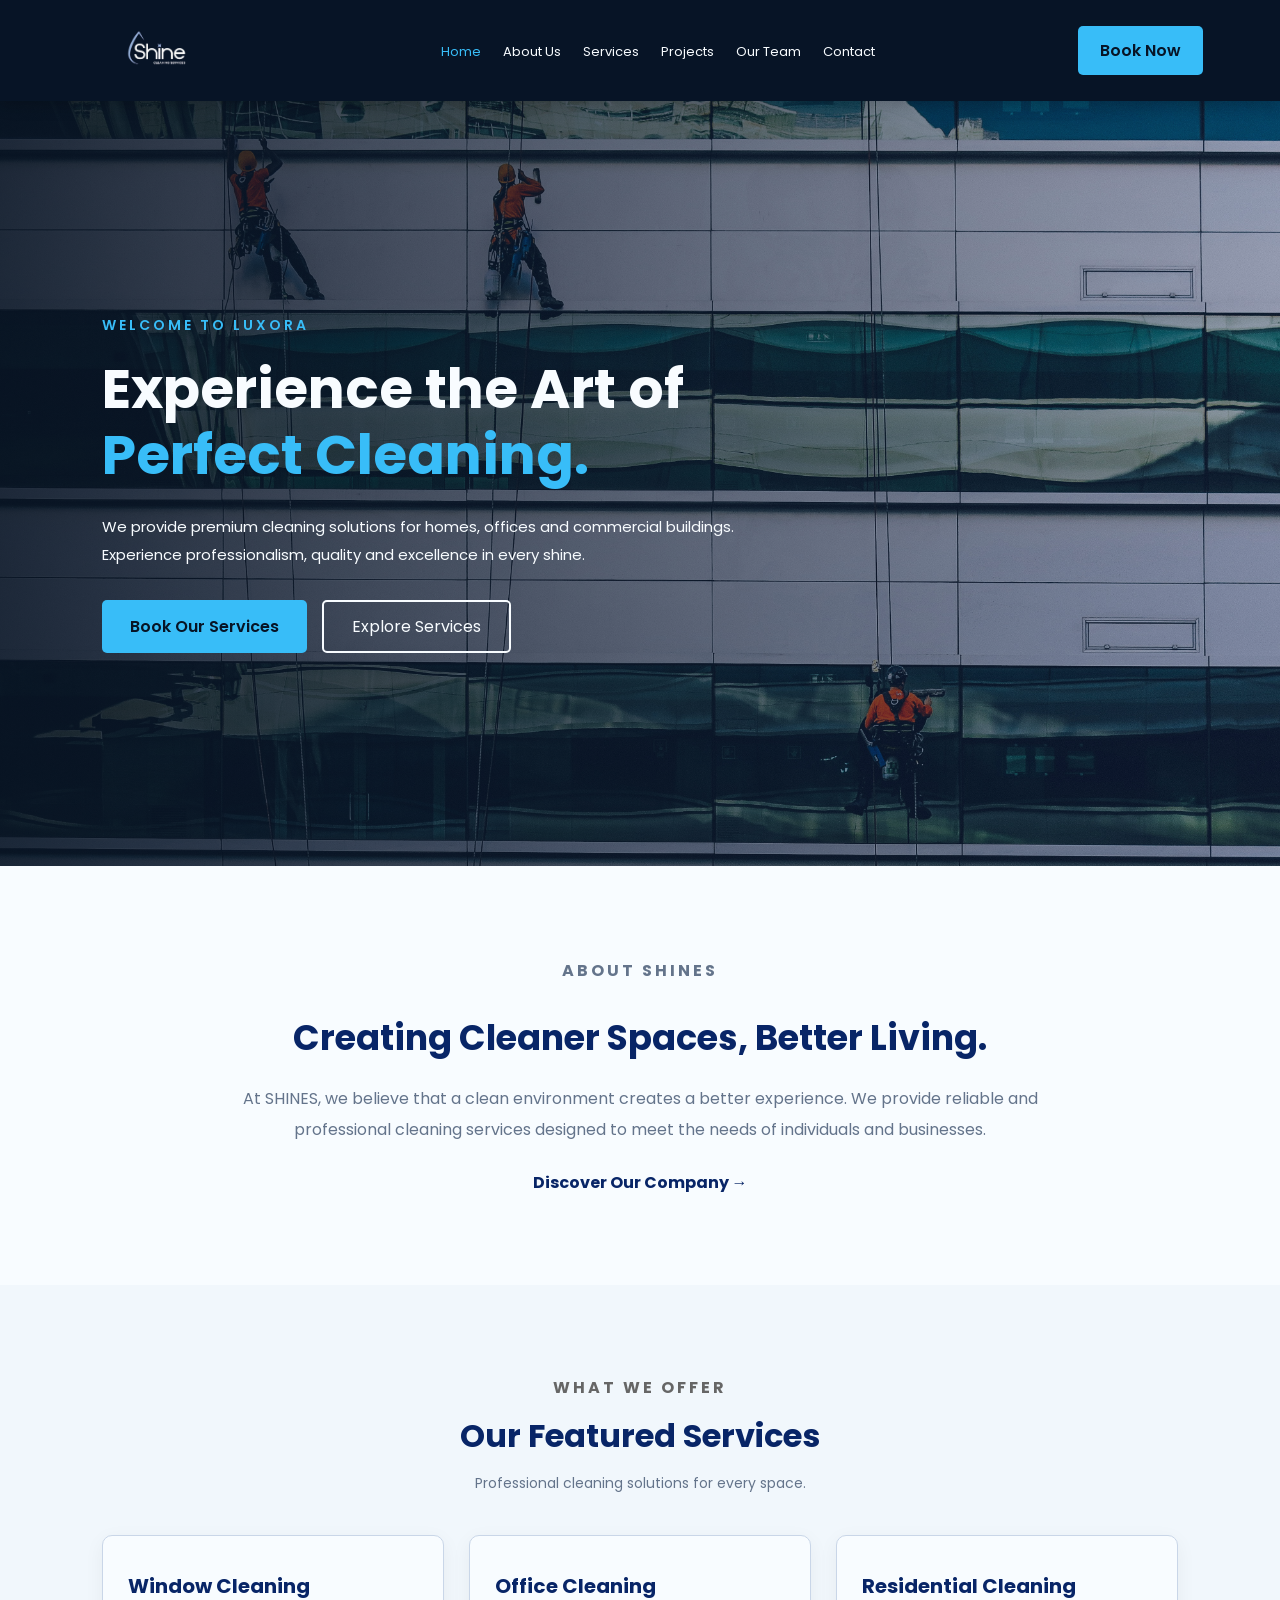
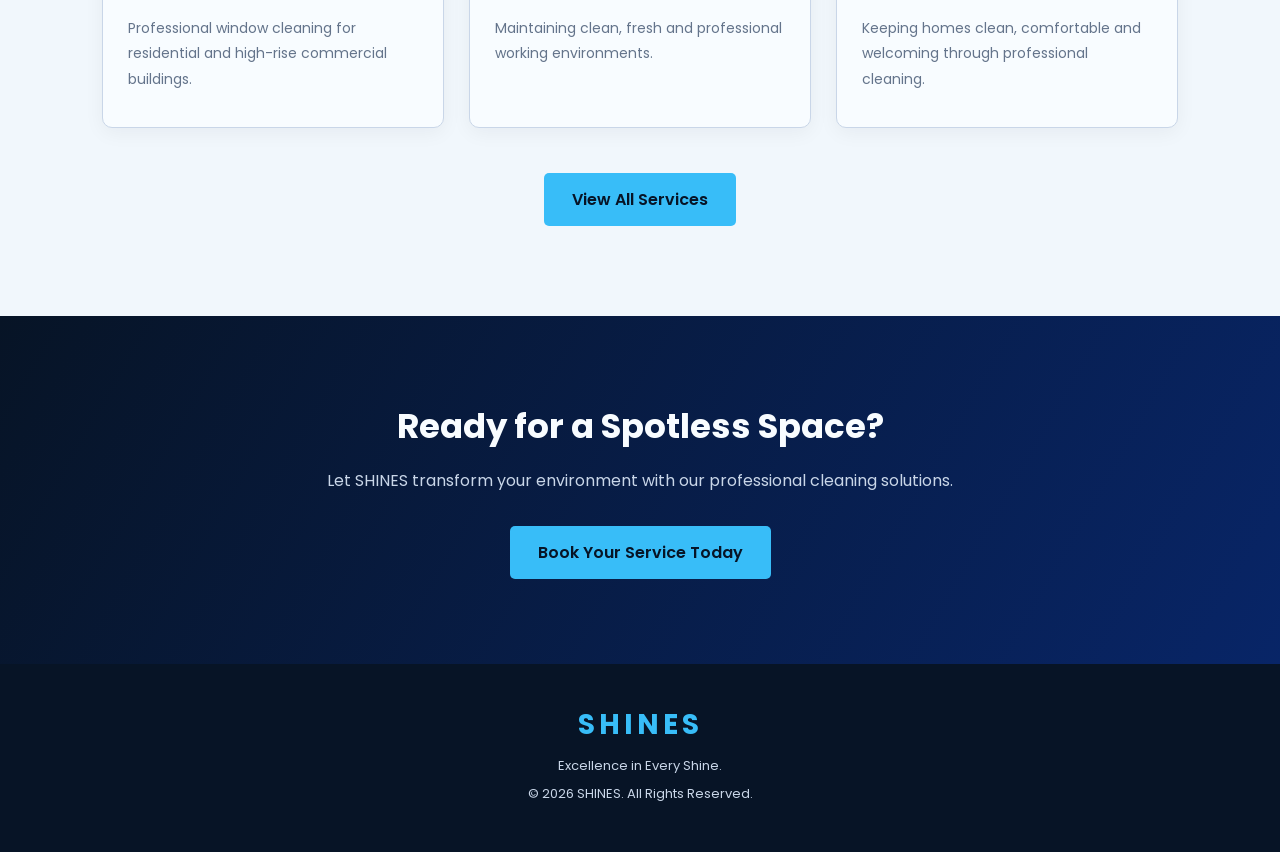
<file: index.html>
<!doctype html>
<html lang="en">
  <head>
    <meta charset="UTF-8" />
    <meta name="viewport" content="width=device-width, initial-scale=1.0" />

    <title>SHINES | Premium Cleaning Solutions</title>

    <link
      href="https://fonts.googleapis.com/css2?family=Poppins:wght@300;400;500;600;700;800&display=swap"
      rel="stylesheet"
    />

    <link rel="stylesheet" href="css/style.css" />
  </head>

  <body>
    <nav class="navbar">
      <a href="index.html" class="logo">
        <img src="images/logo/shine.png" alt="SHINES Logo" />
      </a>

      <ul class="nav-links">
        <li><a href="index.html" class="active">Home</a></li>
        <li><a href="about.html">About Us</a></li>
        <li><a href="services.html">Services</a></li>
        <li><a href="projects.html">Projects</a></li>
        <li><a href="team.html">Our Team</a></li>
        <li><a href="contact.html">Contact</a></li>
      </ul>

      <a href="booking.html" class="book-btn">Book Now</a>
    </nav>

    <section class="hero">
      <div class="hero-content">
        <p class="subtitle">WELCOME TO LUXORA</p>

        <h1>
          Experience the Art of
          <span>Perfect Cleaning.</span>
        </h1>

        <p>
          We provide premium cleaning solutions for homes, offices and
          commercial buildings. Experience professionalism, quality and
          excellence in every shine.
        </p>

        <div class="hero-buttons">
          <a href="booking.html" class="primary-btn"> Book Our Services </a>

          <a href="services.html" class="secondary-btn"> Explore Services </a>
        </div>
      </div>
    </section>

    <section class="welcome-section">
      <div class="welcome-content">
        <p class="small-title">ABOUT SHINES</p>

        <h2>Creating Cleaner Spaces, Better Living.</h2>

        <p>
          At SHINES, we believe that a clean environment creates a better
          experience. We provide reliable and professional cleaning services
          designed to meet the needs of individuals and businesses.
        </p>

        <a href="about.html" class="text-link"> Discover Our Company → </a>
      </div>
    </section>

    <section class="home-services">
      <div class="section-heading">
        <p>WHAT WE OFFER</p>

        <h2>Our Featured Services</h2>

        <span> Professional cleaning solutions for every space. </span>
      </div>

      <div class="home-services-container">
        <div class="home-service-card">
          <h3>Window Cleaning</h3>

          <p>
            Professional window cleaning for residential and high-rise
            commercial buildings.
          </p>
        </div>

        <div class="home-service-card">
          <h3>Office Cleaning</h3>

          <p>Maintaining clean, fresh and professional working environments.</p>
        </div>

        <div class="home-service-card">
          <h3>Residential Cleaning</h3>

          <p>
            Keeping homes clean, comfortable and welcoming through professional
            cleaning.
          </p>
        </div>
      </div>

      <div class="services-button">
        <a href="services.html" class="primary-btn"> View All Services </a>
      </div>
    </section>

    <section class="home-cta">
      <h2>Ready for a Spotless Space?</h2>

      <p>
        Let SHINES transform your environment with our professional cleaning
        solutions.
      </p>

      <a href="booking.html" class="primary-btn"> Book Your Service Today </a>
    </section>

    <footer class="luxora-footer">
      <h2>SHINES</h2>

      <p>Excellence in Every Shine.</p>

      <p>&copy; 2026 SHINES. All Rights Reserved.</p>
    </footer>

    <script src="js/script.js"></script>
  </body>
</html>
</file>
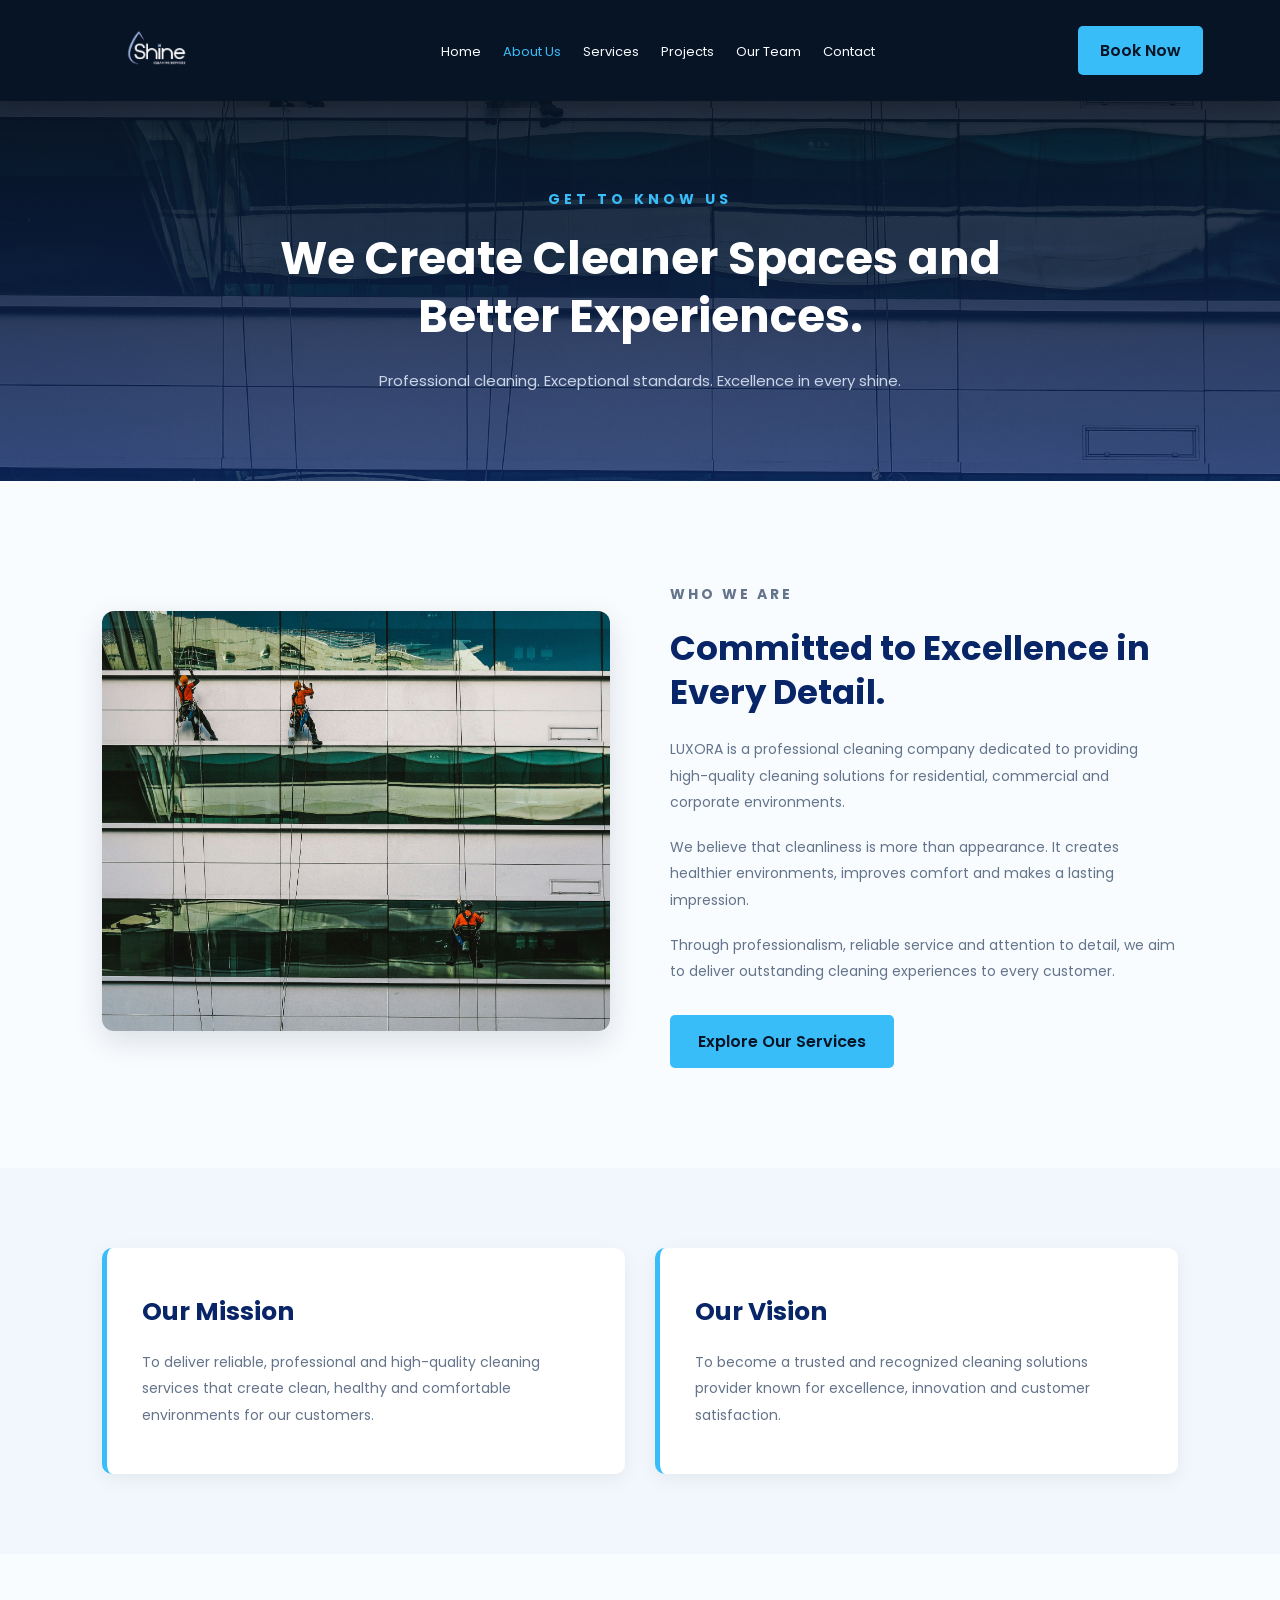
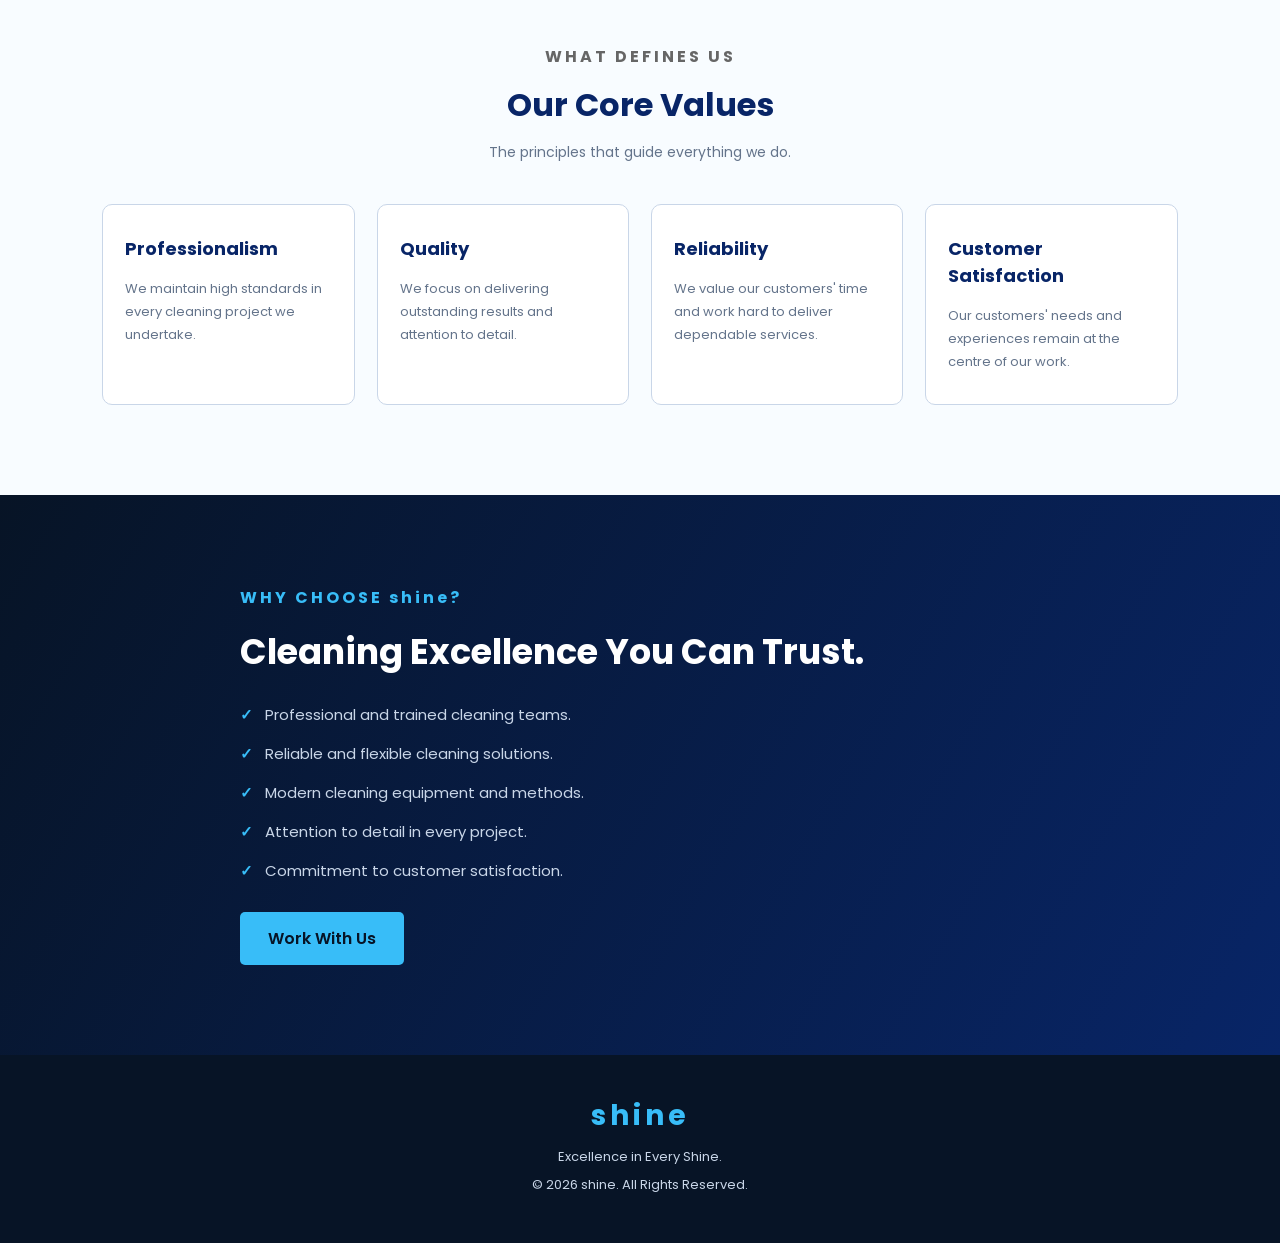
<file: about.html>
<!doctype html>
<html lang="en">
  <head>
    <meta charset="UTF-8" />
    <meta name="viewport" content="width=device-width, initial-scale=1.0" />

    <title>About Us | shine</title>

    <link
      href="https://fonts.googleapis.com/css2?family=Poppins:wght@300;400;500;600;700;800&display=swap"
      rel="stylesheet"
    />

    <link rel="stylesheet" href="css/style.css" />
  </head>

  <body>
    <nav class="navbar">
      <a href="index.html" class="logo">
        <img src="images/logo/shine.png" alt="SHINES Logo" />
      </a>

      <ul class="nav-links">
        <li><a href="index.html">Home</a></li>
        <li><a href="about.html" class="active">About Us</a></li>
        <li><a href="services.html">Services</a></li>
        <li><a href="projects.html">Projects</a></li>
        <li><a href="team.html">Our Team</a></li>
        <li><a href="contact.html">Contact</a></li>
      </ul>

      <a href="booking.html" class="book-btn">Book Now</a>
    </nav>

    <section class="about-hero">
      <div class="about-hero-content">
        <p>GET TO KNOW US</p>

        <h1>We Create Cleaner Spaces and Better Experiences.</h1>

        <span>
          Professional cleaning. Exceptional standards. Excellence in every
          shine.
        </span>
      </div>
    </section>

    <section class="who-we-are">
      <div class="about-image">
        <img src="images/window.jpg" alt="shine Professional Cleaning" />
      </div>

      <div class="about-text">
        <p class="about-label">WHO WE ARE</p>

        <h2>Committed to Excellence in Every Detail.</h2>

        <p>
          LUXORA is a professional cleaning company dedicated to providing
          high-quality cleaning solutions for residential, commercial and
          corporate environments.
        </p>

        <p>
          We believe that cleanliness is more than appearance. It creates
          healthier environments, improves comfort and makes a lasting
          impression.
        </p>

        <p>
          Through professionalism, reliable service and attention to detail, we
          aim to deliver outstanding cleaning experiences to every customer.
        </p>

        <a href="services.html" class="primary-btn"> Explore Our Services </a>
      </div>
    </section>

    <section class="mission-vision">
      <div class="mission-card">
        <h2>Our Mission</h2>

        <p>
          To deliver reliable, professional and high-quality cleaning services
          that create clean, healthy and comfortable environments for our
          customers.
        </p>
      </div>

      <div class="mission-card">
        <h2>Our Vision</h2>

        <p>
          To become a trusted and recognized cleaning solutions provider known
          for excellence, innovation and customer satisfaction.
        </p>
      </div>
    </section>

    <section class="our-values">
      <div class="section-heading">
        <p>WHAT DEFINES US</p>

        <h2>Our Core Values</h2>

        <span> The principles that guide everything we do. </span>
      </div>

      <div class="values-container">
        <div class="value-card">
          <h3>Professionalism</h3>
          <p>
            We maintain high standards in every cleaning project we undertake.
          </p>
        </div>

        <div class="value-card">
          <h3>Quality</h3>
          <p>
            We focus on delivering outstanding results and attention to detail.
          </p>
        </div>

        <div class="value-card">
          <h3>Reliability</h3>
          <p>
            We value our customers' time and work hard to deliver dependable
            services.
          </p>
        </div>

        <div class="value-card">
          <h3>Customer Satisfaction</h3>
          <p>
            Our customers' needs and experiences remain at the centre of our
            work.
          </p>
        </div>
      </div>
    </section>

    <section class="why-choose-us">
      <div class="why-content">
        <p>WHY CHOOSE shine?</p>

        <h2>Cleaning Excellence You Can Trust.</h2>

        <ul>
          <li>Professional and trained cleaning teams.</li>

          <li>Reliable and flexible cleaning solutions.</li>

          <li>Modern cleaning equipment and methods.</li>

          <li>Attention to detail in every project.</li>

          <li>Commitment to customer satisfaction.</li>
        </ul>

        <a href="booking.html" class="primary-btn"> Work With Us </a>
      </div>
    </section>

    <footer class="luxora-footer">
      <h2>shine</h2>

      <p>Excellence in Every Shine.</p>

      <p>&copy; 2026 shine. All Rights Reserved.</p>
    </footer>

    <script src="js/script.js"></script>
  </body>
</html>
</file>
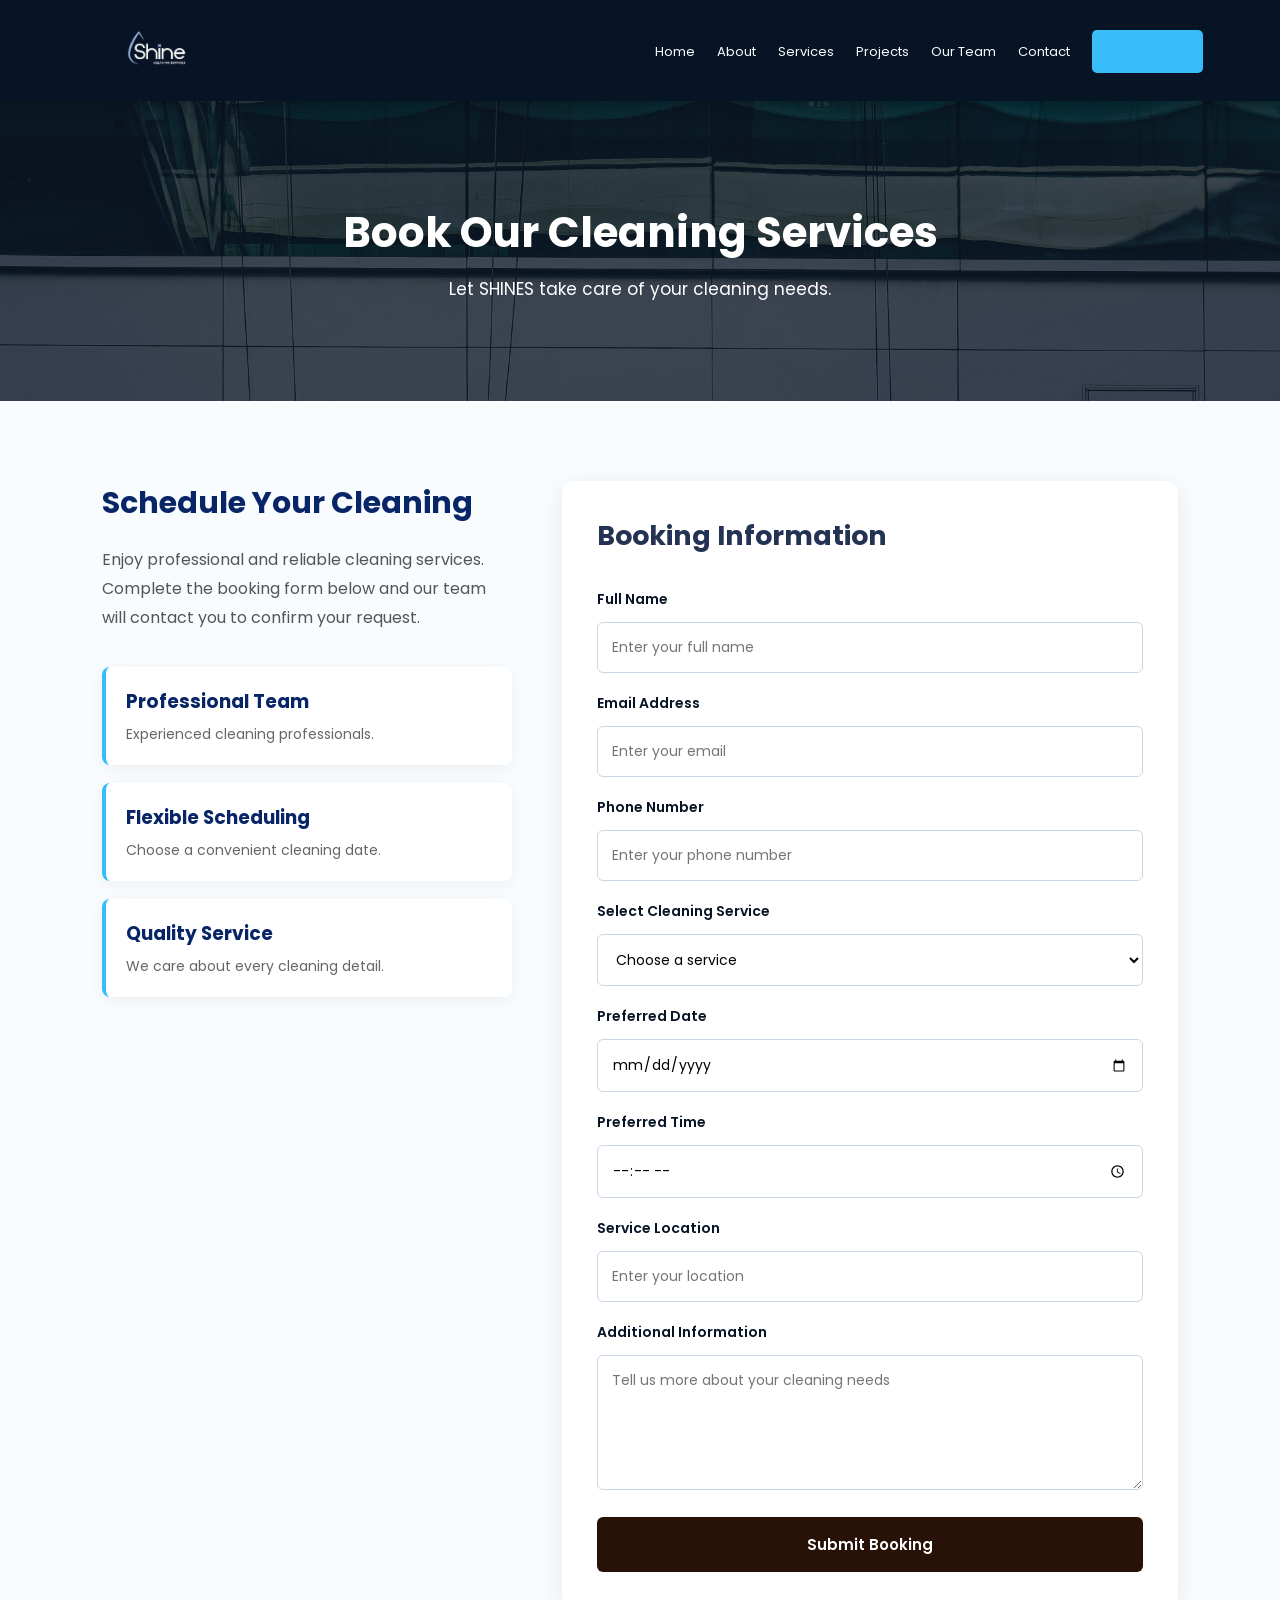
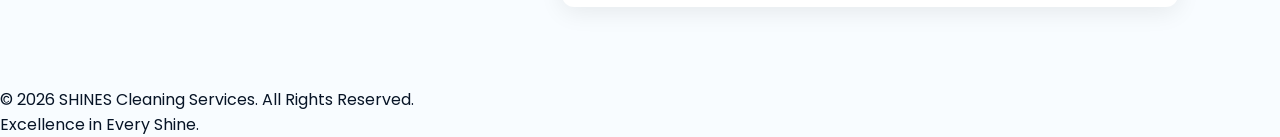
<file: booking.html>
<!doctype html>
<html lang="en">
  <head>
    <meta charset="UTF-8" />
    <meta name="viewport" content="width=device-width, initial-scale=1.0" />
    <title>Book Now | SHINES</title>

    <link rel="stylesheet" href="css/style.css" />

    <link
      href="https://fonts.googleapis.com/css2?family=Poppins:wght@400;500;600;700&display=swap"
      rel="stylesheet"
    />
  </head>

  <body>
    <header>
      <nav class="navbar">
        <a href="index.html" class="logo">
          <img src="images/logo/shine.png" alt="SHINES Logo" />
        </a>

        <ul class="nav-links">
          <li><a href="index.html">Home</a></li>
          <li><a href="about.html">About</a></li>
          <li><a href="services.html">Services</a></li>
          <li><a href="projects.html">Projects</a></li>
          <li><a href="team.html">Our Team</a></li>
          <li><a href="contact.html">Contact</a></li>
          <li><a href="booking.html" class="book-btn active">Book Now</a></li>
        </ul>
      </nav>
    </header>

    <section class="booking-hero">
      <h1>Book Our Cleaning Services</h1>

      <p>Let SHINES take care of your cleaning needs.</p>
    </section>

    <section class="booking-section">
      <div class="booking-intro">
        <h2>Schedule Your Cleaning</h2>

        <p>
          Enjoy professional and reliable cleaning services. Complete the
          booking form below and our team will contact you to confirm your
          request.
        </p>

        <div class="booking-benefits">
          <div>
            <h3>Professional Team</h3>
            <p>Experienced cleaning professionals.</p>
          </div>

          <div>
            <h3>Flexible Scheduling</h3>
            <p>Choose a convenient cleaning date.</p>
          </div>

          <div>
            <h3>Quality Service</h3>
            <p>We care about every cleaning detail.</p>
          </div>
        </div>
      </div>

      <div class="booking-form">
        <h2>Booking Information</h2>

        <form>
          <label>Full Name</label>
          <input type="text" placeholder="Enter your full name" required />

          <label>Email Address</label>
          <input type="email" placeholder="Enter your email" required />

          <label>Phone Number</label>
          <input type="tel" placeholder="Enter your phone number" required />

          <label>Select Cleaning Service</label>

          <select required>
            <option value="">Choose a service</option>
            <option>Residential Cleaning</option>
            <option>Office Cleaning</option>
            <option>Commercial Cleaning</option>
            <option>Window Cleaning</option>
            <option>Carpet Cleaning</option>
            <option>Deep Cleaning</option>
            <option>Floor Cleaning</option>
            <option>Post-Construction Cleaning</option>
            <option>Upholstery Cleaning</option>
            <option>Pressure Washing</option>
            <option>Move-In / Move-Out Cleaning</option>
            <option>Disinfection Services</option>
          </select>

          <label>Preferred Date</label>
          <input type="date" required />

          <label>Preferred Time</label>
          <input type="time" required />

          <label>Service Location</label>
          <input type="text" placeholder="Enter your location" required />

          <label>Additional Information</label>
          <textarea
            rows="5"
            placeholder="Tell us more about your cleaning needs"
          ></textarea>

          <button type="submit">Submit Booking</button>
        </form>
      </div>
    </section>

    <footer>
      <p>&copy; 2026 SHINES Cleaning Services. All Rights Reserved.</p>

      <p>Excellence in Every Shine.</p>
    </footer>
    <script src="js/script.js"></script>
  </body>
</html>
</file>
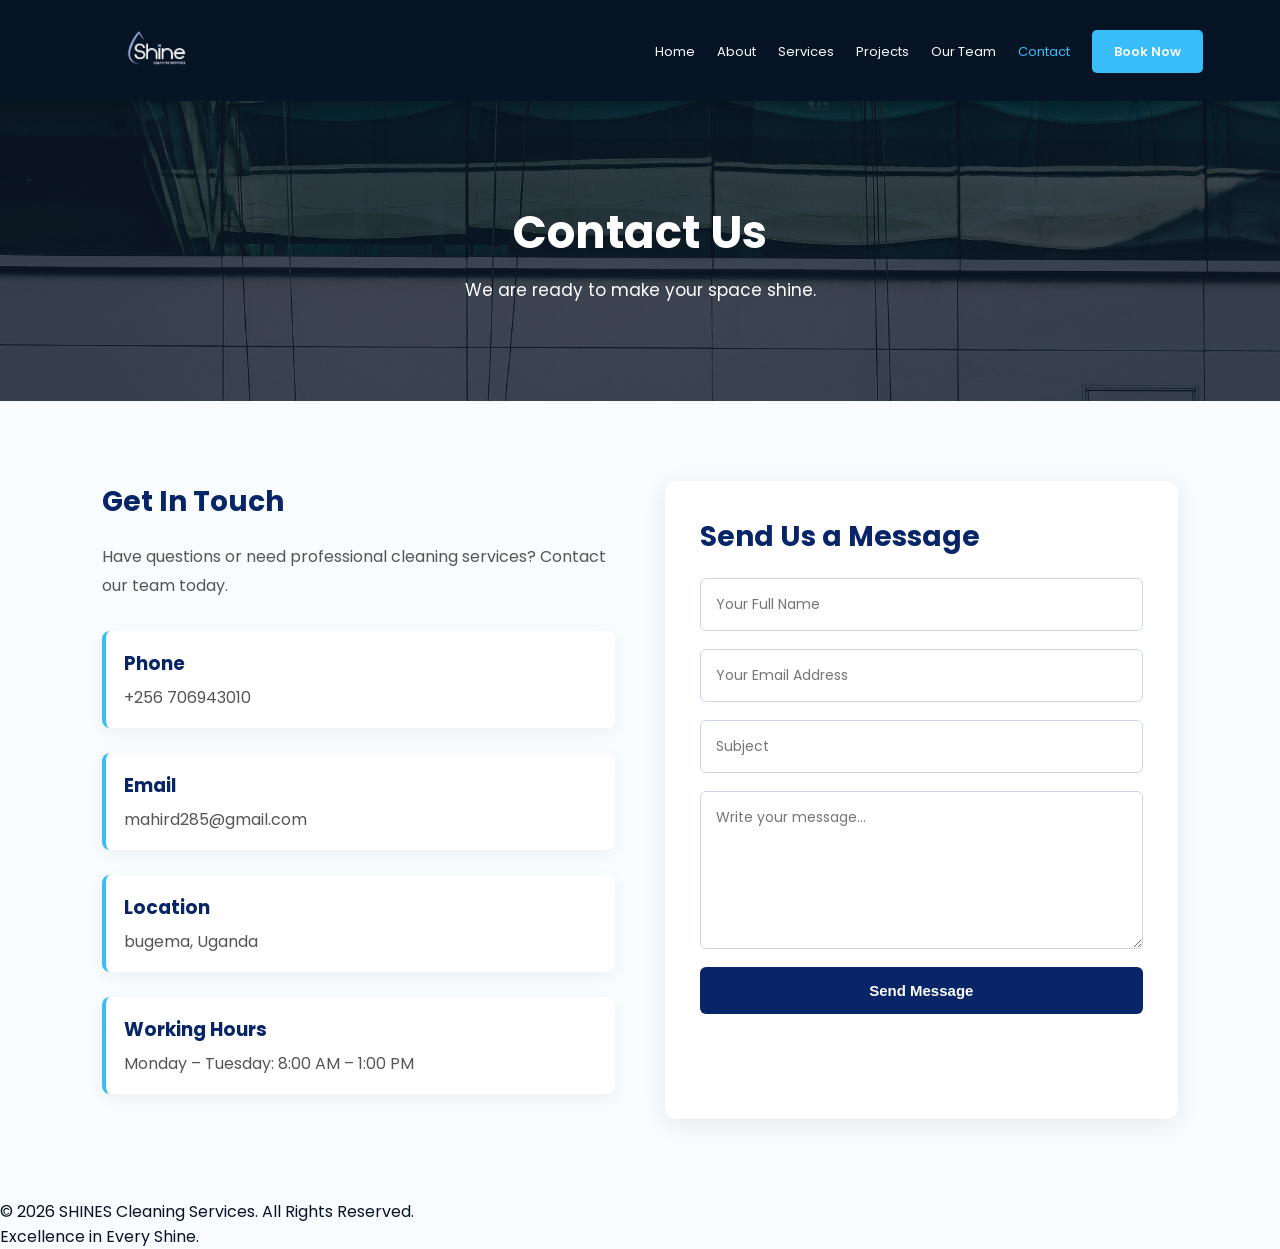
<file: contact.html>
<!doctype html>
<html lang="en">
  <head>
    <meta charset="UTF-8" />
    <meta name="viewport" content="width=device-width, initial-scale=1.0" />
    <title>Contact Us | SHINES</title>
    <link rel="stylesheet" href="css/style.css" />
    <link
      href="https://fonts.googleapis.com/css2?family=Poppins:wght@400;500;600;700&display=swap"
      rel="stylesheet"
    />
  </head>

  <body>
    <header>
      <nav class="navbar">
        <a href="index.html" class="logo">
          <img src="images/logo/shine.png" alt="SHINES Logo" />
        </a>

        <ul class="nav-links">
          <li><a href="index.html">Home</a></li>
          <li><a href="about.html">About</a></li>
          <li><a href="services.html">Services</a></li>
          <li><a href="projects.html">Projects</a></li>
          <li><a href="team.html">Our Team</a></li>
          <li><a href="contact.html" class="active">Contact</a></li>
          <li><a href="booking.html" class="book-btn">Book Now</a></li>
        </ul>
      </nav>
    </header>

    <section class="contact-hero">
      <h1>Contact Us</h1>
      <p>We are ready to make your space shine.</p>
    </section>

    <section class="contact-section">
      <div class="contact-info">
        <h2>Get In Touch</h2>
        <p>
          Have questions or need professional cleaning services? Contact our
          team today.
        </p>

        <div class="contact-item">
          <h3>Phone</h3>
          <p>+256 706943010</p>
        </div>

        <div class="contact-item">
          <h3>Email</h3>
          <p>mahird285@gmail.com</p>
        </div>

        <div class="contact-item">
          <h3>Location</h3>
          <p>bugema, Uganda</p>
        </div>

        <div class="contact-item">
          <h3>Working Hours</h3>
          <p>Monday – Tuesday: 8:00 AM – 1:00 PM</p>
        </div>
      </div>

      <div class="contact-form">
        <h2>Send Us a Message</h2>

        <form>
          <input type="text" placeholder="Your Full Name" required />

          <input type="email" placeholder="Your Email Address" required />

          <input type="text" placeholder="Subject" required />

          <textarea
            placeholder="Write your message..."
            rows="6"
            required
          ></textarea>

          <button type="submit">Send Message</button>
        </form>
      </div>
    </section>

    <footer>
      <p>&copy; 2026 SHINES Cleaning Services. All Rights Reserved.</p>
      <p>Excellence in Every Shine.</p>
    </footer>
    <script src="js/script.js"></script>
  </body>
</html>
</file>
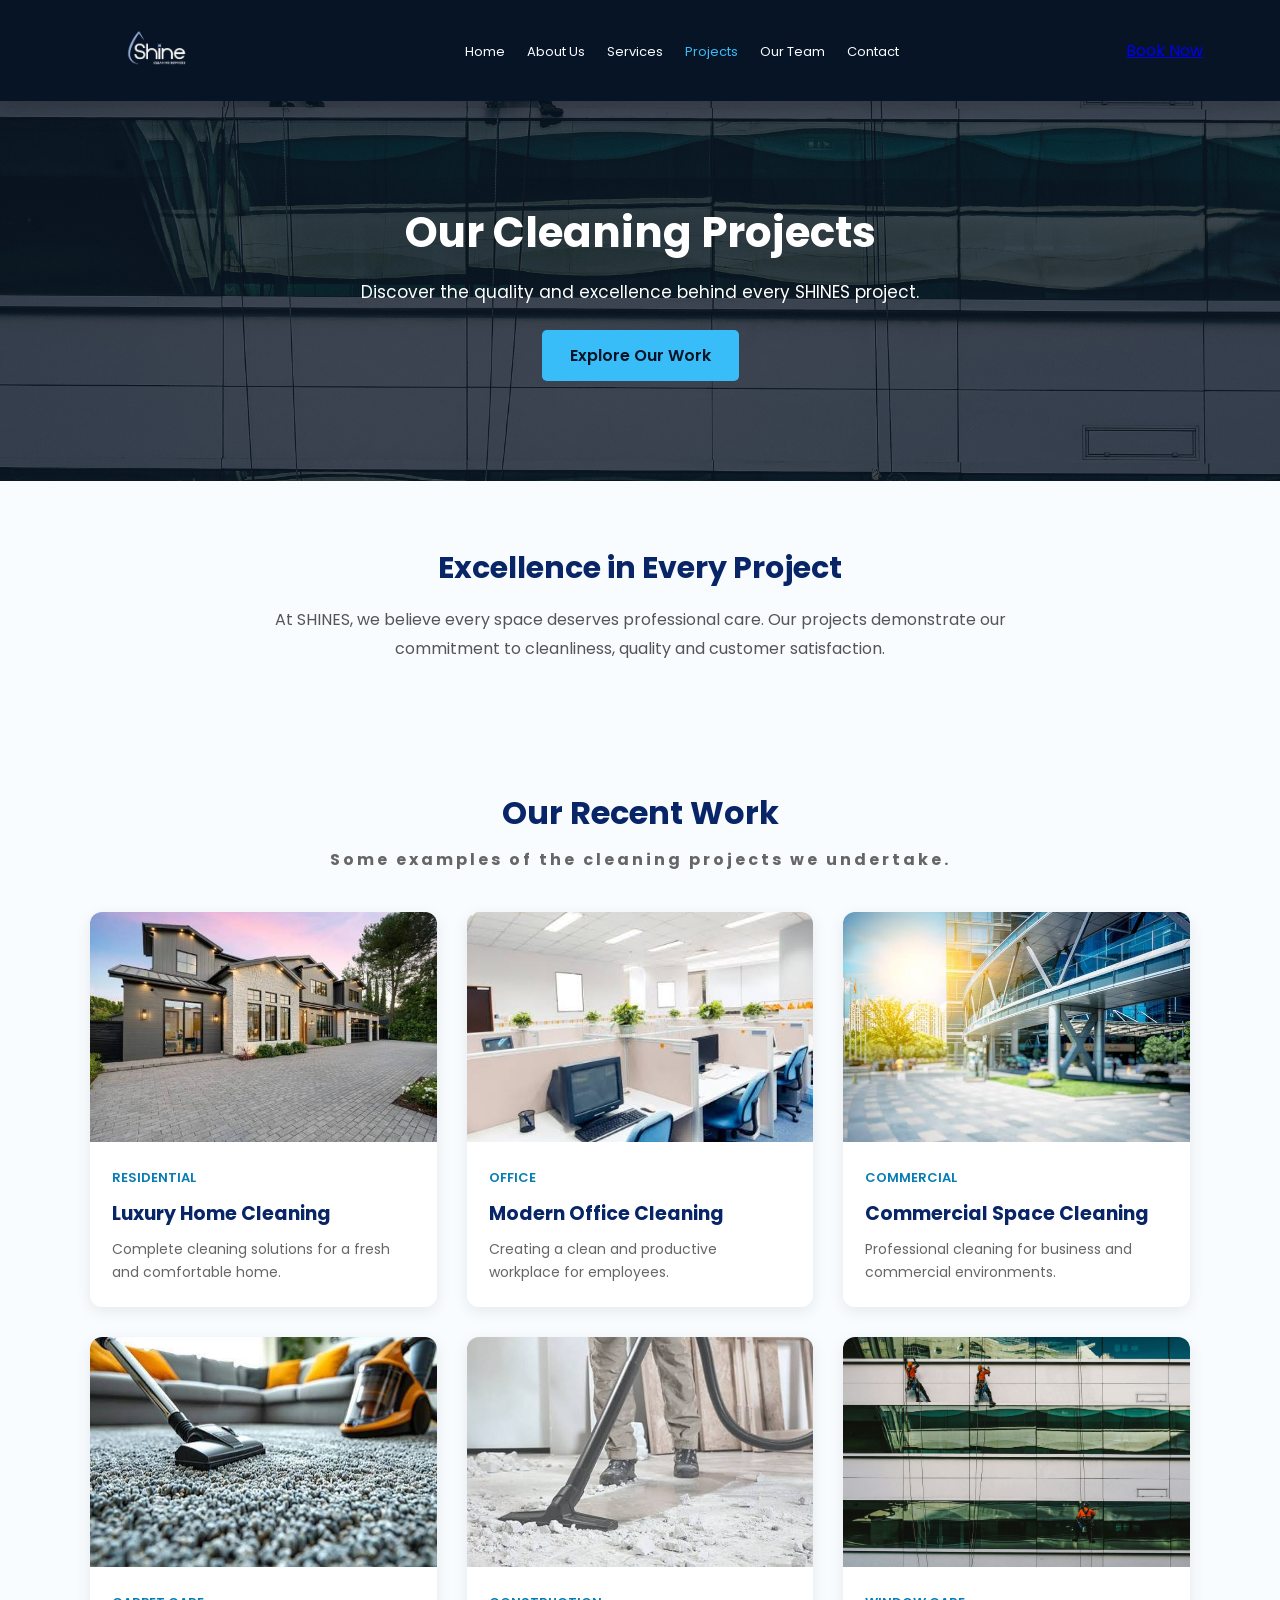
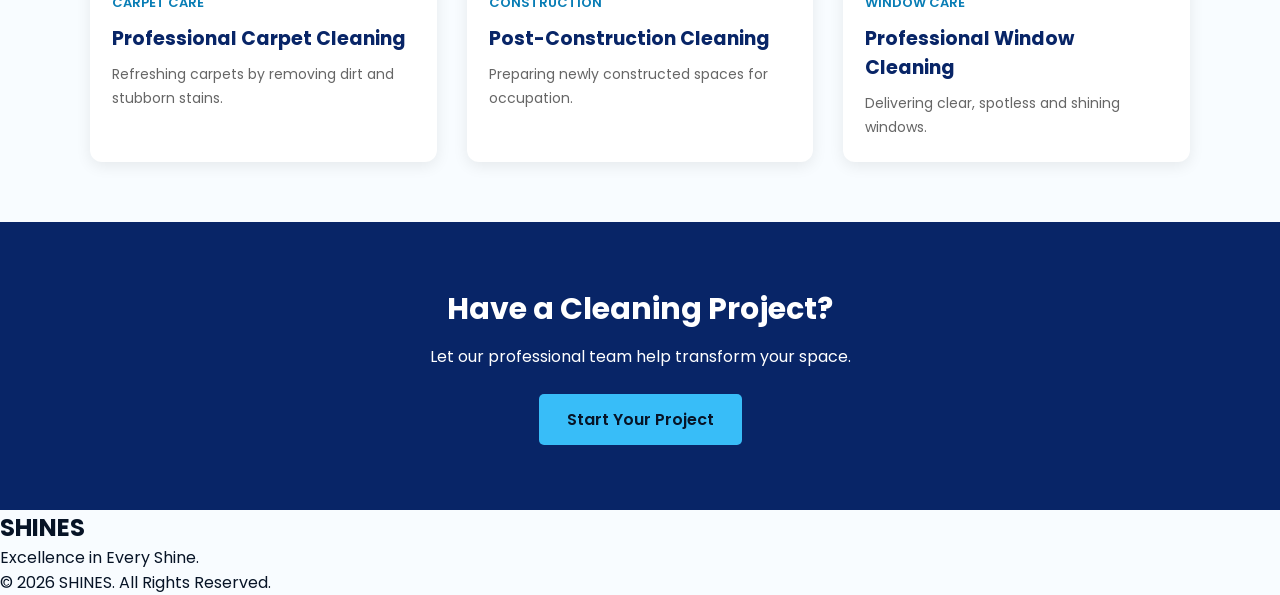
<file: projects.html>
<!doctype html>
<html lang="en">
  <head>
    <meta charset="UTF-8" />
    <meta name="viewport" content="width=device-width, initial-scale=1.0" />
    <title>Our Projects | SHINES</title>

    <link rel="stylesheet" href="css/style.css" />
    <link
      href="https://fonts.googleapis.com/css2?family=Poppins:wght@300;400;500;600;700&display=swap"
      rel="stylesheet"
    />
  </head>

  <body>
    <nav class="navbar">
      <a href="index.html" class="logo">
        <img src="images/logo/shine.png" alt="SHINES Logo" />
      </a>

      <ul class="nav-links">
        <li><a href="index.html">Home</a></li>
        <li><a href="about.html">About Us</a></li>
        <li><a href="services.html">Services</a></li>
        <li><a href="projects.html" class="active">Projects</a></li>
        <li><a href="team.html">Our Team</a></li>
        <li><a href="contact.html">Contact</a></li>
      </ul>

      <a href="booking.html" class="nav-btn">Book Now</a>
    </nav>

    <section class="projects-hero">
      <div>
        <h1>Our Cleaning Projects</h1>
        <p>Discover the quality and excellence behind every SHINES project.</p>
        <a href="#project-gallery">Explore Our Work</a>
      </div>
    </section>

    <section class="projects-intro">
      <h2>Excellence in Every Project</h2>
      <p>
        At SHINES, we believe every space deserves professional care. Our
        projects demonstrate our commitment to cleanliness, quality and customer
        satisfaction.
      </p>
    </section>

    <section class="project-gallery" id="project-gallery">
      <div class="section-heading">
        <h2>Our Recent Work</h2>
        <p>Some examples of the cleaning projects we undertake.</p>
      </div>

      <div class="projects-grid">
        <div class="project-card">
          <img
            src="images/residential.jpg"
            alt="Residential cleaning project"
          />
          <div class="project-info">
            <span>Residential</span>
            <h3>Luxury Home Cleaning</h3>
            <p>Complete cleaning solutions for a fresh and comfortable home.</p>
          </div>
        </div>

        <div class="project-card">
          <img src="images/office.jpg" alt="Office cleaning project" />
          <div class="project-info">
            <span>Office</span>
            <h3>Modern Office Cleaning</h3>
            <p>Creating a clean and productive workplace for employees.</p>
          </div>
        </div>

        <div class="project-card">
          <img src="images/commercial.jpg" alt="Commercial cleaning project" />
          <div class="project-info">
            <span>Commercial</span>
            <h3>Commercial Space Cleaning</h3>
            <p>
              Professional cleaning for business and commercial environments.
            </p>
          </div>
        </div>

        <div class="project-card">
          <img src="images/carpet.jpg" alt="Carpet cleaning project" />
          <div class="project-info">
            <span>Carpet Care</span>
            <h3>Professional Carpet Cleaning</h3>
            <p>Refreshing carpets by removing dirt and stubborn stains.</p>
          </div>
        </div>

        <div class="project-card">
          <img
            src="images/construction.jpg"
            alt="Post construction cleaning project"
          />
          <div class="project-info">
            <span>Construction</span>
            <h3>Post-Construction Cleaning</h3>
            <p>Preparing newly constructed spaces for occupation.</p>
          </div>
        </div>

        <div class="project-card">
          <img src="images/window.jpg" alt="Window cleaning project" />
          <div class="project-info">
            <span>Window Care</span>
            <h3>Professional Window Cleaning</h3>
            <p>Delivering clear, spotless and shining windows.</p>
          </div>
        </div>
      </div>
    </section>

    <section class="projects-cta">
      <h2>Have a Cleaning Project?</h2>
      <p>Let our professional team help transform your space.</p>
      <a href="booking.html">Start Your Project</a>
    </section>

    <footer class="footer">
      <h2>SHINES</h2>
      <p>Excellence in Every Shine.</p>
      <p>&copy; 2026 SHINES. All Rights Reserved.</p>
    </footer>

    <script src="js/script.js"></script>
  </body>
</html>
</file>
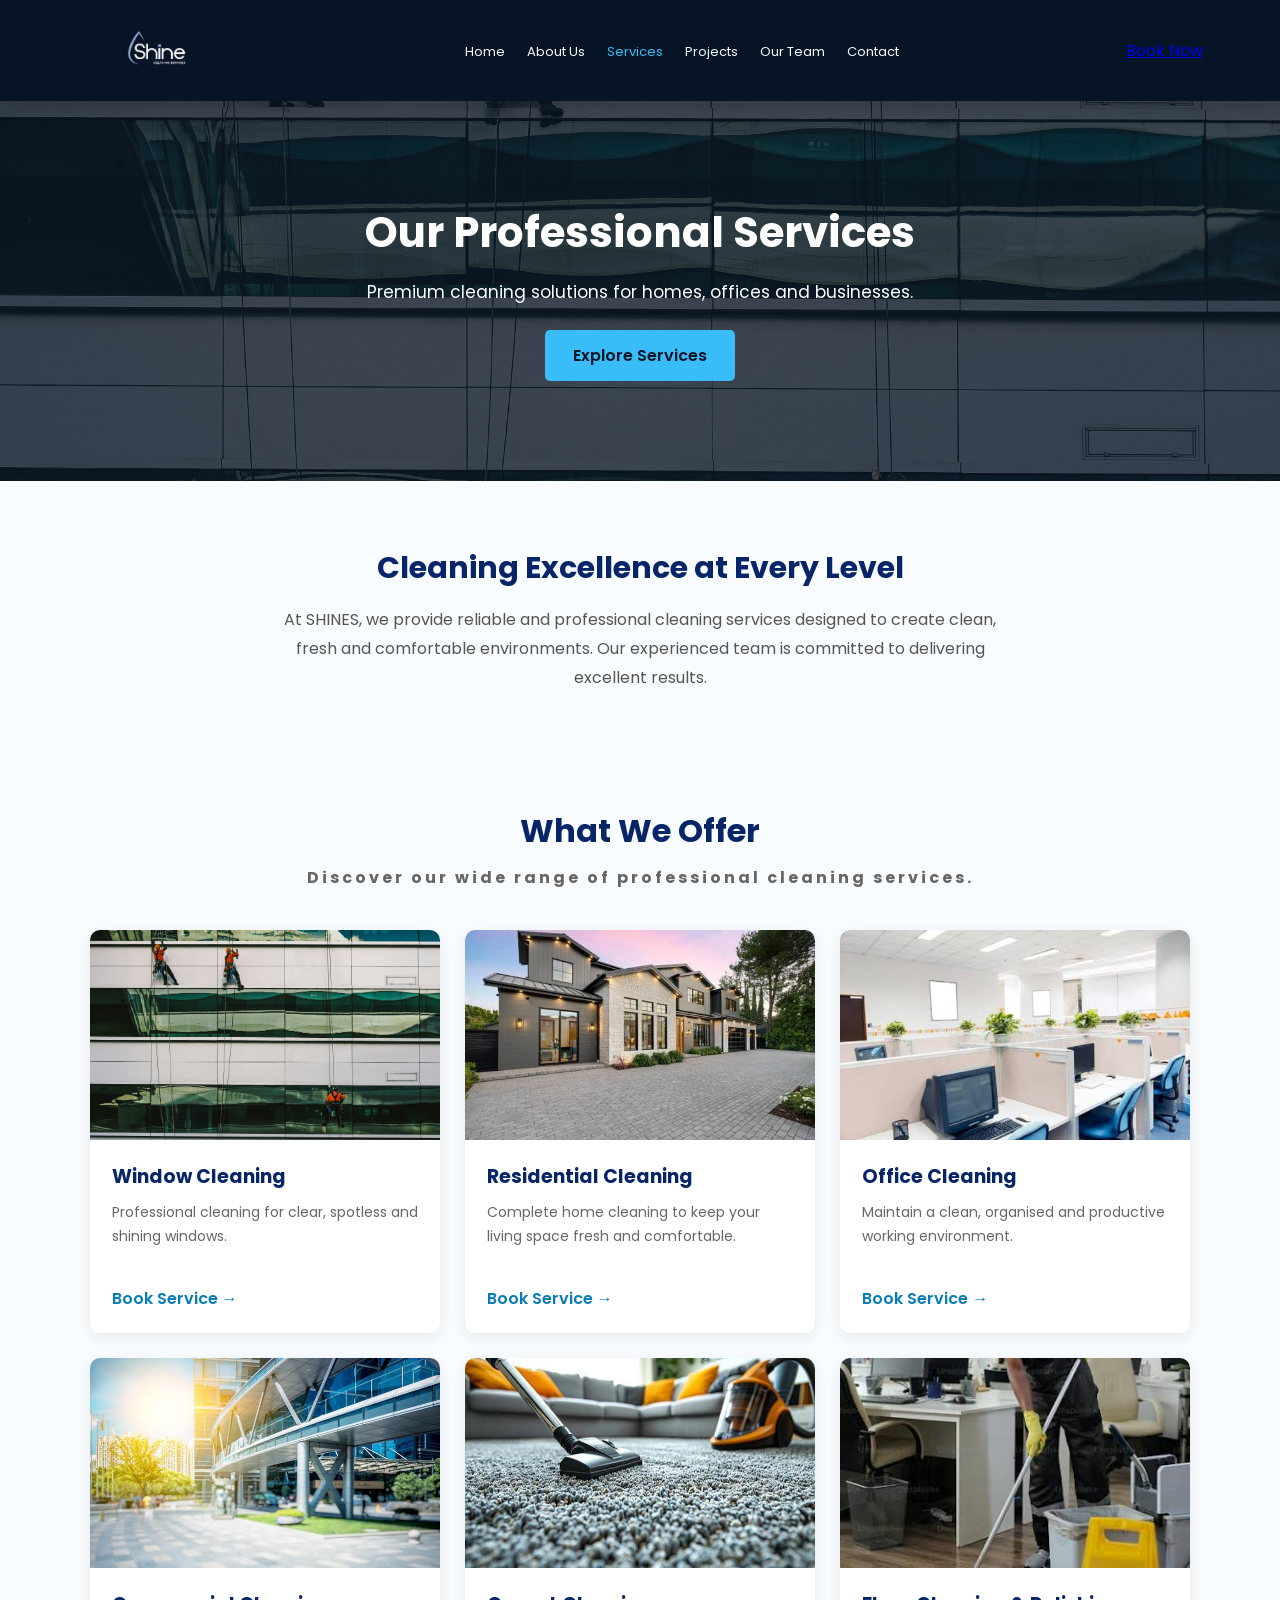
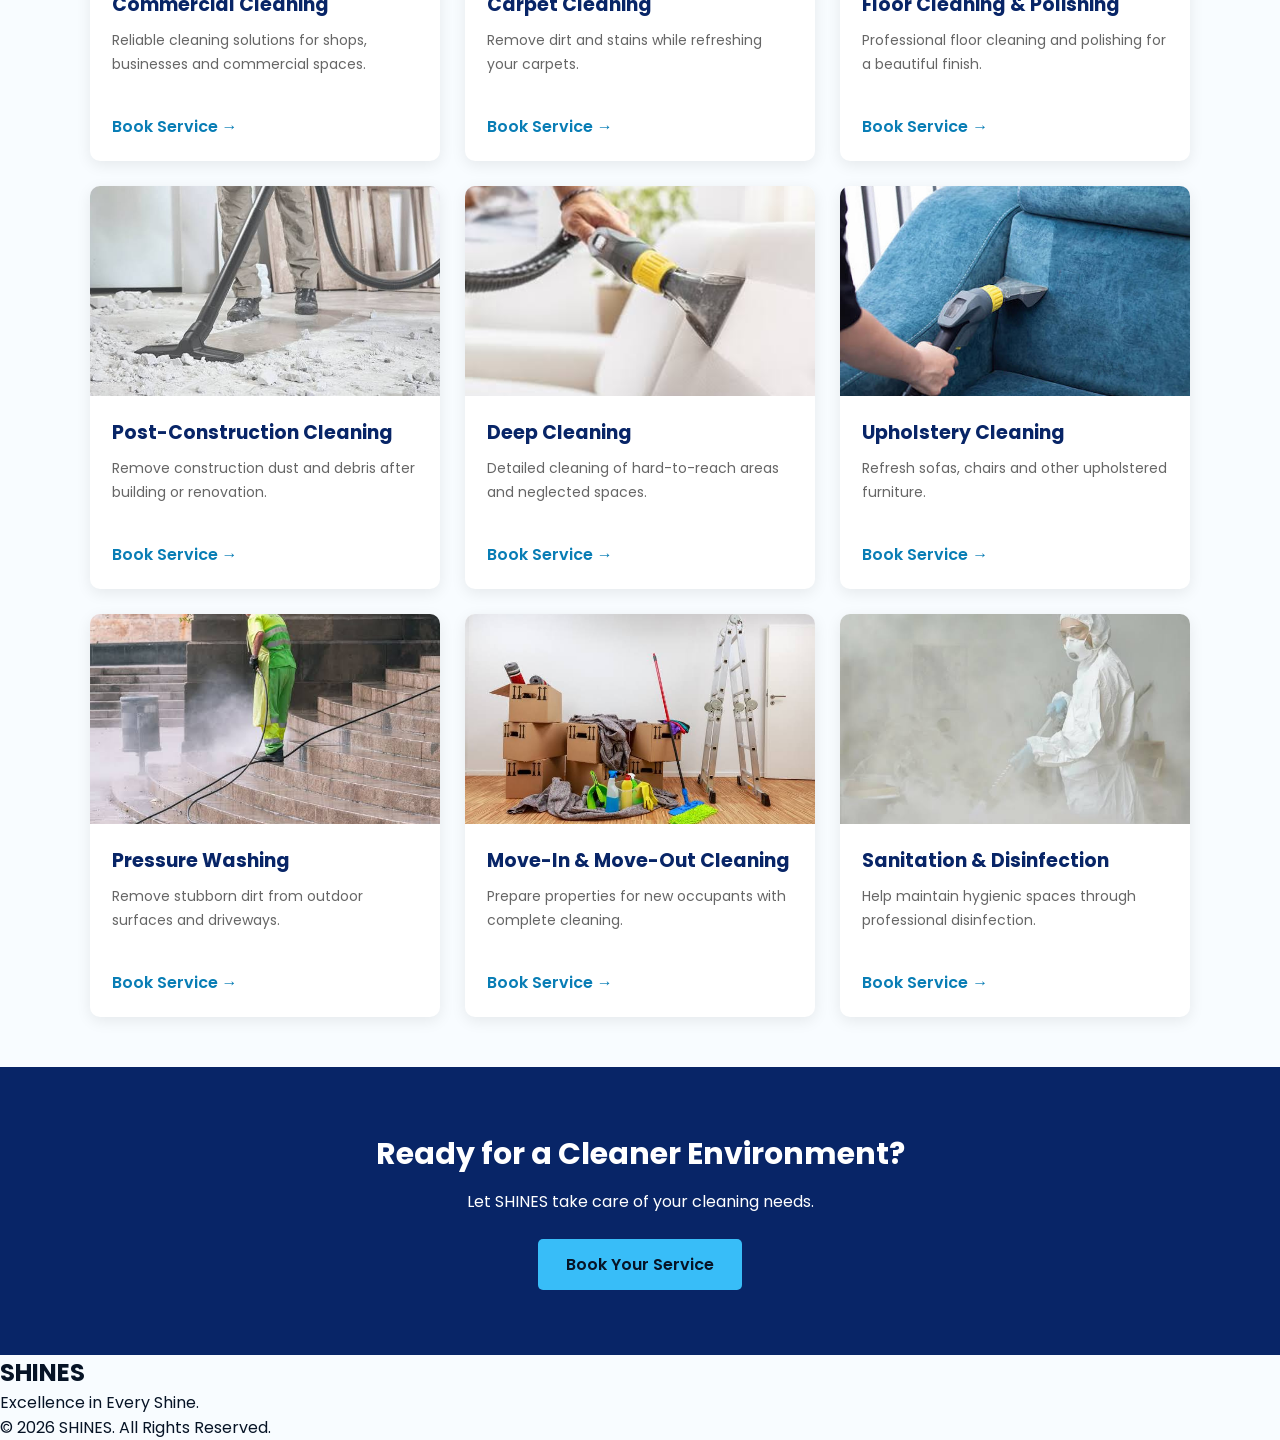
<file: services.html>
<!doctype html>
<html lang="en">
  <head>
    <meta charset="UTF-8" />
    <meta name="viewport" content="width=device-width, initial-scale=1.0" />
    <title>Our Services | SHINES</title>

    <link rel="stylesheet" href="css/style.css" />
    <link
      href="https://fonts.googleapis.com/css2?family=Poppins:wght@300;400;500;600;700&display=swap"
      rel="stylesheet"
    />
  </head>

  <body>
    <nav class="navbar">
      <a href="index.html" class="logo">
        <img src="images/logo/shine.png" alt="SHINES Logo" />
      </a>

      <ul class="nav-links">
        <li><a href="index.html">Home</a></li>
        <li><a href="about.html">About Us</a></li>
        <li><a href="services.html" class="active">Services</a></li>
        <li><a href="projects.html">Projects</a></li>
        <li><a href="team.html">Our Team</a></li>
        <li><a href="contact.html">Contact</a></li>
      </ul>

      <a href="booking.html" class="nav-btn">Book Now</a>
    </nav>

    <section class="services-hero">
      <div class="services-hero-content">
        <h1>Our Professional Services</h1>
        <p>Premium cleaning solutions for homes, offices and businesses.</p>
        <a href="#all-services" class="services-btn">Explore Services</a>
      </div>
    </section>

    <section class="services-intro">
      <h2>Cleaning Excellence at Every Level</h2>
      <p>
        At SHINES, we provide reliable and professional cleaning services
        designed to create clean, fresh and comfortable environments. Our
        experienced team is committed to delivering excellent results.
      </p>
    </section>

    <section class="all-services" id="all-services">
      <div class="section-heading">
        <h2>What We Offer</h2>
        <p>Discover our wide range of professional cleaning services.</p>
      </div>

      <div class="services-grid">
        <div class="service-card">
          <img src="images/window.jpg" alt="Window Cleaning" />
          <div class="service-info">
            <h3>Window Cleaning</h3>
            <p>
              Professional cleaning for clear, spotless and shining windows.
            </p>
            <a href="booking.html">Book Service →</a>
          </div>
        </div>

        <div class="service-card">
          <img src="images/residential.jpg" alt="Residential Cleaning" />
          <div class="service-info">
            <h3>Residential Cleaning</h3>
            <p>
              Complete home cleaning to keep your living space fresh and
              comfortable.
            </p>
            <a href="booking.html">Book Service →</a>
          </div>
        </div>

        <div class="service-card">
          <img src="images/office.jpg" alt="Office Cleaning" />
          <div class="service-info">
            <h3>Office Cleaning</h3>
            <p>
              Maintain a clean, organised and productive working environment.
            </p>
            <a href="booking.html">Book Service →</a>
          </div>
        </div>

        <div class="service-card">
          <img src="images/commercial.jpg" alt="Commercial Cleaning" />
          <div class="service-info">
            <h3>Commercial Cleaning</h3>
            <p>
              Reliable cleaning solutions for shops, businesses and commercial
              spaces.
            </p>
            <a href="booking.html">Book Service →</a>
          </div>
        </div>

        <div class="service-card">
          <img src="images/carpet.jpg" alt="Carpet Cleaning" />
          <div class="service-info">
            <h3>Carpet Cleaning</h3>
            <p>Remove dirt and stains while refreshing your carpets.</p>
            <a href="booking.html">Book Service →</a>
          </div>
        </div>

        <div class="service-card">
          <img src="images/floor.jpg" alt="Floor Cleaning" />
          <div class="service-info">
            <h3>Floor Cleaning & Polishing</h3>
            <p>
              Professional floor cleaning and polishing for a beautiful finish.
            </p>
            <a href="booking.html">Book Service →</a>
          </div>
        </div>

        <div class="service-card">
          <img src="images/construction.jpg" alt="Post Construction Cleaning" />
          <div class="service-info">
            <h3>Post-Construction Cleaning</h3>
            <p>
              Remove construction dust and debris after building or renovation.
            </p>
            <a href="booking.html">Book Service →</a>
          </div>
        </div>

        <div class="service-card">
          <img src="images/deep-cleaning.jpg" alt="Deep Cleaning" />
          <div class="service-info">
            <h3>Deep Cleaning</h3>
            <p>
              Detailed cleaning of hard-to-reach areas and neglected spaces.
            </p>
            <a href="booking.html">Book Service →</a>
          </div>
        </div>

        <div class="service-card">
          <img src="images/upholstery.jpg" alt="Upholstery Cleaning" />
          <div class="service-info">
            <h3>Upholstery Cleaning</h3>
            <p>Refresh sofas, chairs and other upholstered furniture.</p>
            <a href="booking.html">Book Service →</a>
          </div>
        </div>

        <div class="service-card">
          <img src="images/pressure-washing.jpg" alt="Pressure Washing" />
          <div class="service-info">
            <h3>Pressure Washing</h3>
            <p>Remove stubborn dirt from outdoor surfaces and driveways.</p>
            <a href="booking.html">Book Service →</a>
          </div>
        </div>

        <div class="service-card">
          <img
            src="images/move-cleaning.jpg"
            alt="Move In and Move Out Cleaning"
          />
          <div class="service-info">
            <h3>Move-In & Move-Out Cleaning</h3>
            <p>Prepare properties for new occupants with complete cleaning.</p>
            <a href="booking.html">Book Service →</a>
          </div>
        </div>

        <div class="service-card">
          <img src="images/disinfection.jpg" alt="Disinfection" />
          <div class="service-info">
            <h3>Sanitation & Disinfection</h3>
            <p>
              Help maintain hygienic spaces through professional disinfection.
            </p>
            <a href="booking.html">Book Service →</a>
          </div>
        </div>
      </div>
    </section>

    <section class="services-cta">
      <h2>Ready for a Cleaner Environment?</h2>
      <p>Let SHINES take care of your cleaning needs.</p>
      <a href="booking.html">Book Your Service</a>
    </section>

    <footer class="footer">
      <h2>SHINES</h2>
      <p>Excellence in Every Shine.</p>
      <p>&copy; 2026 SHINES. All Rights Reserved.</p>
    </footer>

    <script src="js/script.js"></script>
  </body>
</html>
</file>
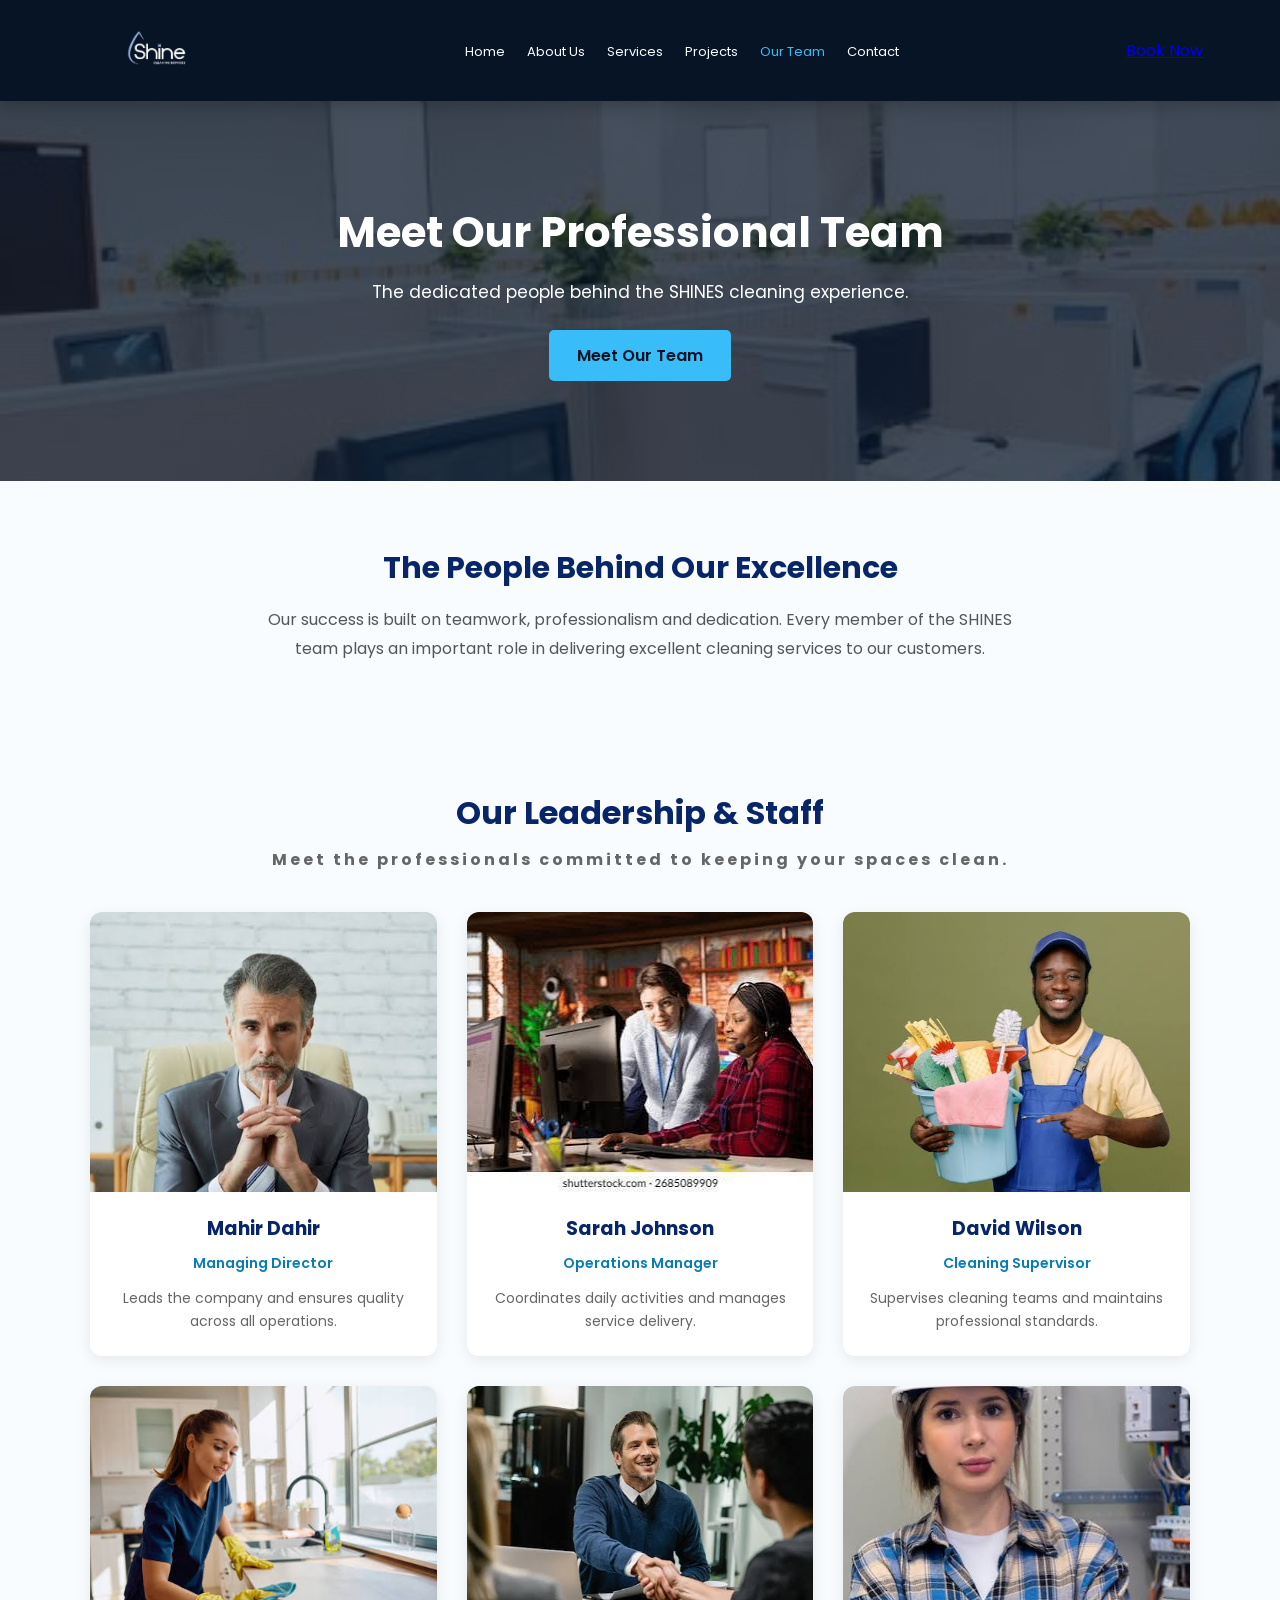
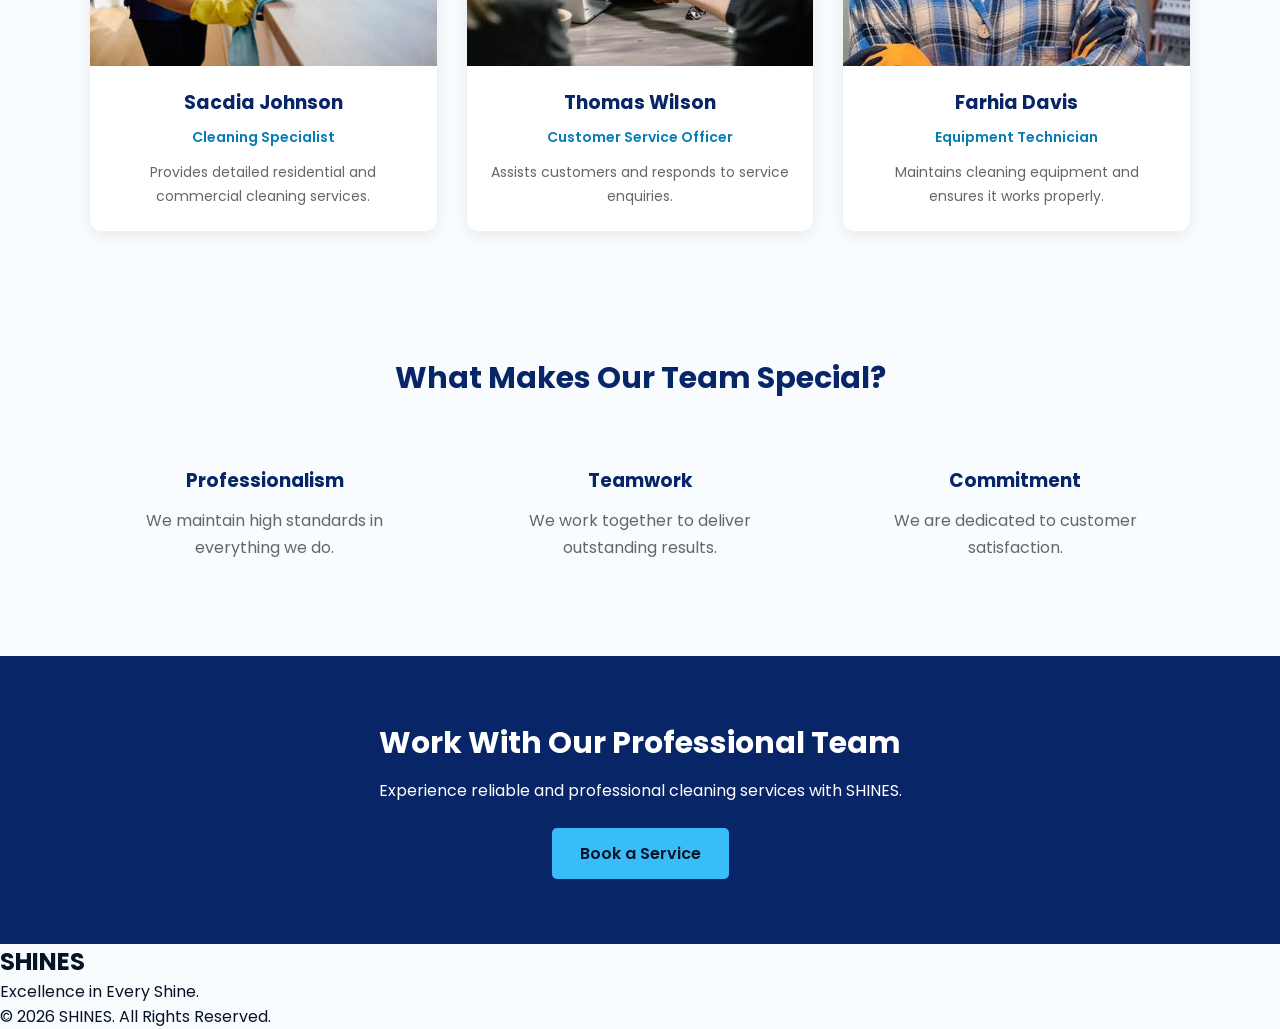
<file: team.html>
<!doctype html>
<html lang="en">
  <head>
    <meta charset="UTF-8" />
    <meta name="viewport" content="width=device-width, initial-scale=1.0" />
    <title>Our Team | SHINES</title>

    <link rel="stylesheet" href="css/style.css" />

    <link
      href="https://fonts.googleapis.com/css2?family=Poppins:wght@300;400;500;600;700&display=swap"
      rel="stylesheet"
    />
  </head>

  <body>
    <nav class="navbar">
      <a href="index.html" class="logo">
        <img src="images/logo/shine.png" alt="SHINES Logo" />
      </a>

      <ul class="nav-links">
        <li><a href="index.html">Home</a></li>
        <li><a href="about.html">About Us</a></li>
        <li><a href="services.html">Services</a></li>
        <li><a href="projects.html">Projects</a></li>
        <li><a href="team.html" class="active">Our Team</a></li>
        <li><a href="contact.html">Contact</a></li>
      </ul>

      <a href="booking.html" class="nav-btn">Book Now</a>
    </nav>

    <section class="team-hero">
      <div>
        <h1>Meet Our Professional Team</h1>
        <p>The dedicated people behind the SHINES cleaning experience.</p>
        <a href="#team-members">Meet Our Team</a>
      </div>
    </section>

    <section class="team-intro">
      <h2>The People Behind Our Excellence</h2>

      <p>
        Our success is built on teamwork, professionalism and dedication. Every
        member of the SHINES team plays an important role in delivering
        excellent cleaning services to our customers.
      </p>
    </section>

    <section class="team-section" id="team-members">
      <div class="section-heading">
        <h2>Our Leadership & Staff</h2>
        <p>Meet the professionals committed to keeping your spaces clean.</p>
      </div>

      <div class="team-grid">
        <div class="team-card">
          <img src="images/manager.jpg" alt="Mahir Dahir" />
          <div class="team-info">
            <h3>Mahir Dahir</h3>
            <span>Managing Director</span>
            <p>Leads the company and ensures quality across all operations.</p>
          </div>
        </div>

        <div class="team-card">
          <img src="images/supervisor.jpg" alt="Sarah Johnson" />
          <div class="team-info">
            <h3>Sarah Johnson</h3>
            <span>Operations Manager</span>
            <p>Coordinates daily activities and manages service delivery.</p>
          </div>
        </div>

        <div class="team-card">
          <img src="images/cleaner1.jpg" alt="David Wilson" />
          <div class="team-info">
            <h3>David Wilson</h3>
            <span>Cleaning Supervisor</span>
            <p>
              Supervises cleaning teams and maintains professional standards.
            </p>
          </div>
        </div>

        <div class="team-card">
          <img src="images/cleaner2.jpg" alt="Sacdia Johnson" />
          <div class="team-info">
            <h3>Sacdia Johnson</h3>
            <span>Cleaning Specialist</span>
            <p>
              Provides detailed residential and commercial cleaning services.
            </p>
          </div>
        </div>

        <div class="team-card">
          <img src="images/customer.jpg" alt="Thomas Wilson" />
          <div class="team-info">
            <h3>Thomas Wilson</h3>
            <span>Customer Service Officer</span>
            <p>Assists customers and responds to service enquiries.</p>
          </div>
        </div>

        <div class="team-card">
          <img src="images/technician.jpg" alt="Farhia Davis" />
          <div class="team-info">
            <h3>Farhia Davis</h3>
            <span>Equipment Technician</span>
            <p>Maintains cleaning equipment and ensures it works properly.</p>
          </div>
        </div>
      </div>
    </section>

    <section class="team-values">
      <h2>What Makes Our Team Special?</h2>

      <div class="team-values-grid">
        <div>
          <h3>Professionalism</h3>
          <p>We maintain high standards in everything we do.</p>
        </div>

        <div>
          <h3>Teamwork</h3>
          <p>We work together to deliver outstanding results.</p>
        </div>

        <div>
          <h3>Commitment</h3>
          <p>We are dedicated to customer satisfaction.</p>
        </div>
      </div>
    </section>

    <section class="team-cta">
      <h2>Work With Our Professional Team</h2>
      <p>Experience reliable and professional cleaning services with SHINES.</p>
      <a href="booking.html">Book a Service</a>
    </section>

    <footer class="footer">
      <h2>SHINES</h2>
      <p>Excellence in Every Shine.</p>
      <p>&copy; 2026 SHINES. All Rights Reserved.</p>
    </footer>

    <script src="js/script.js"></script>
  </body>
</html>
</file>
<file: css/style.css>
:root {
  --primary: #082567;
  --secondary: #38bdf8;
  --white: #f8fcff;
  --silver: #c9d6e8;
  --dark: #071426;
}

* {
  margin: 0;
  padding: 0;
  box-sizing: border-box;
}

html {
  scroll-behavior: smooth;
}

body {
  font-family: "Poppins", sans-serif;
  background: var(--white);
  color: var(--dark);
}

.navbar {
  display: flex;
  justify-content: space-between;
  align-items: center;

  padding: 18px 6%;

  background: var(--dark);

  position: sticky;
  top: 0;
  z-index: 1000;

  box-shadow: 0 4px 15px rgba(0, 0, 0, 0.2);
}

.logo h2 {
  color: var(--secondary);
  font-size: 28px;
  letter-spacing: 3px;
}

.logo span {
  color: var(--silver);
  font-size: 9px;
  letter-spacing: 1px;
}

.nav-links {
  display: flex;
  list-style: none;
  gap: 22px;
}

.nav-links a {
  color: var(--white);
  text-decoration: none;
  font-size: 13px;
  transition: 0.3s;
}

.nav-links a:hover,
.nav-links a.active {
  color: var(--secondary);
}

.book-btn {
  background: var(--secondary);
  color: var(--dark);

  padding: 12px 22px;

  border-radius: 5px;
  text-decoration: none;
  font-weight: 600;

  transition: 0.3s;
}

.book-btn:hover {
  background: var(--white);
  transform: translateY(-3px);
}

.hero {
  min-height: 85vh;

  display: flex;
  align-items: center;

  padding: 80px 8%;

  background-image:
    linear-gradient(90deg, rgba(7, 20, 38, 0.88), rgba(8, 37, 103, 0.35)),
    url("../images/window.jpg");

  background-size: cover;
  background-position: center;
  background-repeat: no-repeat;
}

.hero-content {
  max-width: 650px;
  color: var(--white);
}

.hero-content .subtitle {
  color: var(--secondary);
  font-size: 14px;
  font-weight: 600;
  letter-spacing: 3px;
  margin-bottom: 20px;
}

.hero-content h1 {
  font-size: 55px;
  line-height: 1.2;
  margin-bottom: 25px;
}

.hero-content h1 span {
  color: var(--secondary);
}

.hero-content > p:not(.subtitle) {
  font-size: 15px;
  line-height: 1.9;
  color: var(--white);
  margin-bottom: 30px;
}

.hero-buttons {
  display: flex;
  gap: 15px;
  flex-wrap: wrap;
}

.primary-btn {
  display: inline-block;

  background: var(--secondary);
  color: var(--dark);

  padding: 14px 28px;

  border-radius: 5px;
  text-decoration: none;
  font-weight: 600;

  transition: 0.3s;
}

.primary-btn:hover {
  background: var(--white);
  transform: translateY(-3px);
}

.secondary-btn {
  display: inline-block;

  border: 2px solid var(--white);
  color: var(--white);

  padding: 12px 28px;

  border-radius: 5px;
  text-decoration: none;

  transition: 0.3s;
}

.secondary-btn:hover {
  background: var(--white);
  color: var(--dark);
}

.welcome-section {
  padding: 90px 10%;
  background: var(--white);
}

.welcome-content {
  max-width: 800px;
  margin: auto;
  text-align: center;
}

.small-title {
  color: var(--secondary);
  font-weight: 700;
  letter-spacing: 3px;
  margin-bottom: 15px;
}

.welcome-content h2 {
  color: var(--primary);
  font-size: 35px;
  margin-bottom: 20px;
}

.welcome-content p {
  color: #64748b;
  line-height: 1.9;
  margin-bottom: 25px;
}

.text-link {
  color: var(--primary);
  text-decoration: none;
  font-weight: 700;
}

.text-link:hover {
  color: var(--secondary);
}

.home-services {
  padding: 90px 8%;
  background: #f1f7fc;
}

.section-heading {
  text-align: center;
  margin-bottom: 50px;
}

.section-heading p {
  color: var(--secondary);
  font-weight: 700;
  letter-spacing: 3px;
  margin-bottom: 12px;
}

.section-heading h2 {
  color: var(--primary);
  font-size: 36px;
  margin-bottom: 15px;
}

.section-heading span {
  color: #64748b;
  font-size: 14px;
}

.home-services-container {
  display: grid;
  grid-template-columns: repeat(3, 1fr);
  gap: 25px;
}

.home-service-card {
  background: var(--white);
  padding: 35px 25px;

  border-radius: 10px;
  border: 1px solid var(--silver);

  box-shadow: 0 5px 20px rgba(7, 20, 38, 0.05);

  transition: 0.3s;
}

.home-service-card:hover {
  transform: translateY(-8px);
  border-color: var(--secondary);
  box-shadow: 0 12px 25px rgba(7, 20, 38, 0.12);
}

.home-service-card h3 {
  color: var(--primary);
  font-size: 20px;
  margin-bottom: 15px;
}

.home-service-card p {
  color: #64748b;
  font-size: 14px;
  line-height: 1.8;
}

.services-button {
  text-align: center;
  margin-top: 45px;
}

.home-cta {
  background: linear-gradient(120deg, var(--dark), var(--primary));

  text-align: center;
  padding: 85px 20px;

  color: var(--white);
}

.home-cta h2 {
  font-size: 34px;
  margin-bottom: 15px;
}

.home-cta p {
  color: var(--silver);
  margin-bottom: 30px;
  line-height: 1.8;
}

.luxora-footer {
  background: var(--dark);
  text-align: center;
  padding: 40px 20px;
}

.luxora-footer h2 {
  color: var(--secondary);
  font-size: 28px;
  letter-spacing: 4px;
  margin-bottom: 10px;
}

.luxora-footer p {
  color: var(--silver);
  font-size: 13px;
  margin: 8px 0;
}

@media (max-width: 1000px) {
  .navbar {
    flex-wrap: wrap;
    gap: 15px;
  }

  .nav-links {
    flex-wrap: wrap;
    justify-content: center;
  }

  .home-services-container {
    grid-template-columns: repeat(2, 1fr);
  }

  .hero-content h1 {
    font-size: 45px;
  }
}

@media (max-width: 600px) {
  .navbar {
    flex-direction: column;
    padding: 20px;
  }

  .nav-links {
    justify-content: center;
    gap: 12px;
  }

  .nav-links a {
    font-size: 12px;
  }

  .hero {
    min-height: 75vh;
    padding: 60px 6%;
  }

  .hero-content h1 {
    font-size: 34px;
  }

  .home-services-container {
    grid-template-columns: 1fr;
  }

  .section-heading h2 {
    font-size: 27px;
  }

  .welcome-content h2 {
    font-size: 28px;
  }

  .home-cta h2 {
    font-size: 26px;
  }
}

.about-hero {
  min-height: 380px;

  display: flex;
  align-items: center;
  justify-content: center;

  text-align: center;

  padding: 70px 10%;

  background:
    linear-gradient(rgba(7, 20, 38, 0.88), rgba(8, 37, 103, 0.75)),
    url("../images/window.jpg");

  background-size: cover;
  background-position: center;
}

.about-hero-content {
  max-width: 850px;
  color: white;
}

.about-hero-content > p {
  color: #38bdf8;
  font-size: 14px;
  font-weight: 700;
  letter-spacing: 4px;
  margin-bottom: 20px;
}

.about-hero-content h1 {
  font-size: 45px;
  line-height: 1.3;
  margin-bottom: 20px;
}

.about-hero-content span {
  color: #c9d6e8;
  font-size: 15px;
  line-height: 1.8;
}

.who-we-are {
  display: grid;
  grid-template-columns: 1fr 1fr;

  align-items: center;

  gap: 60px;

  padding: 100px 8%;

  background: #f8fcff;
}

.about-image img {
  width: 100%;
  height: 420px;

  object-fit: cover;

  border-radius: 12px;

  box-shadow: 0 10px 30px rgba(7, 20, 38, 0.12);
}

.about-text {
  max-width: 600px;
}

.about-label {
  color: #38bdf8;
  font-weight: 700;
  letter-spacing: 3px;
  margin-bottom: 15px;
}

.about-text h2 {
  color: #082567;
  font-size: 34px;
  line-height: 1.3;
  margin-bottom: 22px;
}

.about-text p {
  color: #64748b;
  font-size: 14px;
  line-height: 1.9;
  margin-bottom: 18px;
}

.about-text .primary-btn {
  margin-top: 12px;
}

.mission-vision {
  display: grid;
  grid-template-columns: repeat(2, 1fr);

  gap: 30px;

  padding: 80px 8%;

  background: #f1f7fc;
}

.mission-card {
  background: white;

  padding: 45px 35px;

  border-radius: 10px;

  border-left: 5px solid #38bdf8;

  box-shadow: 0 5px 20px rgba(7, 20, 38, 0.06);

  transition: 0.3s;
}

.mission-card:hover {
  transform: translateY(-7px);
}

.mission-card h2 {
  color: #082567;
  font-size: 25px;
  margin-bottom: 18px;
}

.mission-card p {
  color: #64748b;
  font-size: 14px;
  line-height: 1.9;
}

.our-values {
  padding: 90px 8%;
  background: #f8fcff;
}

.values-container {
  display: grid;
  grid-template-columns: repeat(4, 1fr);
  gap: 22px;
}

.value-card {
  background: white;

  padding: 30px 22px;

  border: 1px solid #c9d6e8;
  border-radius: 10px;

  transition: 0.3s;
}

.value-card:hover {
  transform: translateY(-8px);
  border-color: #38bdf8;

  box-shadow: 0 10px 25px rgba(7, 20, 38, 0.08);
}

.value-card h3 {
  color: #082567;
  font-size: 18px;
  margin-bottom: 15px;
}

.value-card p {
  color: #64748b;
  font-size: 13px;
  line-height: 1.8;
}

.why-choose-us {
  padding: 90px 10%;

  background: linear-gradient(120deg, #071426, #082567);

  color: white;
}

.why-content {
  max-width: 800px;
  margin: auto;
}

.why-content > p {
  color: #38bdf8;
  font-weight: 700;
  letter-spacing: 3px;
  margin-bottom: 15px;
}

.why-content h2 {
  font-size: 35px;
  margin-bottom: 25px;
}

.why-content ul {
  list-style: none;
  margin-bottom: 30px;
}

.why-content li {
  color: #c9d6e8;
  font-size: 15px;
  margin-bottom: 16px;
}

.why-content li::before {
  content: "✓";
  color: #38bdf8;
  font-weight: 700;
  margin-right: 12px;
}

@media (max-width: 900px) {
  .who-we-are {
    grid-template-columns: 1fr;
    gap: 35px;
  }

  .values-container {
    grid-template-columns: repeat(2, 1fr);
  }

  .mission-vision {
    grid-template-columns: 1fr;
  }
}

@media (max-width: 600px) {
  .about-hero-content h1 {
    font-size: 32px;
  }

  .about-text h2 {
    font-size: 27px;
  }

  .about-image img {
    height: 280px;
  }

  .values-container {
    grid-template-columns: 1fr;
  }

  .why-content h2 {
    font-size: 27px;
  }
}

.services-hero {
  min-height: 380px;
  background:
    linear-gradient(rgba(7, 20, 38, 0.75), rgba(7, 20, 38, 0.75)),
    url("../images/window.jpg") center/cover no-repeat;
  display: flex;
  align-items: center;
  justify-content: center;
  text-align: center;
  color: white;
  padding: 40px 20px;
}

.services-hero-content h1 {
  font-size: 42px;
  margin-bottom: 15px;
}

.services-hero-content p {
  font-size: 17px;
  margin-bottom: 25px;
}

.services-btn {
  display: inline-block;
  background: #38bdf8;
  color: #071426;
  padding: 13px 28px;
  border-radius: 5px;
  text-decoration: none;
  font-weight: 600;
}

.services-btn:hover {
  background: white;
}

.services-intro {
  text-align: center;
  padding: 65px 10%;
}

.services-intro h2 {
  color: #082567;
  font-size: 30px;
  margin-bottom: 15px;
}

.services-intro p {
  max-width: 750px;
  margin: auto;
  line-height: 1.8;
  color: #555;
}

.all-services {
  padding: 50px 7%;
  background: #f8fcff;
}

.section-heading {
  text-align: center;
  margin-bottom: 40px;
}

.section-heading h2 {
  font-size: 32px;
  color: #082567;
  margin-bottom: 10px;
}

.section-heading p {
  color: #666;
}

.services-grid {
  display: grid;
  grid-template-columns: repeat(3, 1fr);
  gap: 25px;
}

.service-card {
  background: white;
  border-radius: 10px;
  overflow: hidden;
  box-shadow: 0 4px 15px rgba(0, 0, 0, 0.08);
  transition: 0.3s;
}

.service-card:hover {
  transform: translateY(-7px);
  box-shadow: 0 8px 22px rgba(0, 0, 0, 0.13);
}

.service-card img {
  width: 100%;
  height: 210px;
  object-fit: cover;
  display: block;
}

.service-info {
  padding: 22px;
}

.service-info h3 {
  color: #082567;
  font-size: 19px;
  margin-bottom: 10px;
}

.service-info p {
  color: #666;
  font-size: 14px;
  line-height: 1.7;
  min-height: 70px;
  margin-bottom: 15px;
}

.service-info a {
  color: #087db5;
  text-decoration: none;
  font-weight: 600;
}

.service-info a:hover {
  color: #082567;
}

.services-cta {
  text-align: center;
  background: #082567;
  color: white;
  padding: 65px 20px;
}

.services-cta h2 {
  font-size: 30px;
  margin-bottom: 12px;
}

.services-cta p {
  margin-bottom: 25px;
}

.services-cta a {
  display: inline-block;
  background: #38bdf8;
  color: #071426;
  text-decoration: none;
  padding: 13px 28px;
  border-radius: 5px;
  font-weight: 600;
}

.services-cta a:hover {
  background: white;
}

@media (max-width: 900px) {
  .services-grid {
    grid-template-columns: repeat(2, 1fr);
  }
}

@media (max-width: 600px) {
  .services-grid {
    grid-template-columns: 1fr;
  }

  .services-hero-content h1 {
    font-size: 30px;
  }

  .services-intro {
    padding: 45px 7%;
  }

  .all-services {
    padding: 40px 6%;
  }
}

.projects-hero {
  min-height: 380px;
  background:
    linear-gradient(rgba(7, 20, 38, 0.75), rgba(7, 20, 38, 0.75)),
    url("../images/window.jpg") center/cover no-repeat;
  display: flex;
  justify-content: center;
  align-items: center;
  text-align: center;
  color: white;
  padding: 40px 20px;
}

.projects-hero h1 {
  font-size: 42px;
  margin-bottom: 15px;
}

.projects-hero p {
  font-size: 17px;
  margin-bottom: 25px;
}

.projects-hero a {
  display: inline-block;
  background: #38bdf8;
  color: #071426;
  padding: 13px 28px;
  border-radius: 5px;
  text-decoration: none;
  font-weight: 600;
}

.projects-hero a:hover {
  background: white;
}

.projects-intro {
  text-align: center;
  padding: 65px 10%;
}

.projects-intro h2 {
  color: #082567;
  font-size: 30px;
  margin-bottom: 15px;
}

.projects-intro p {
  max-width: 750px;
  margin: auto;
  line-height: 1.8;
  color: #555;
}

.project-gallery {
  padding: 60px 7%;
  background: #f8fcff;
}

.projects-grid {
  display: grid;
  grid-template-columns: repeat(3, 1fr);
  gap: 30px;
  max-width: 1200px;
  margin: 0 auto;
}

.project-card {
  background: white;
  border-radius: 12px;
  overflow: hidden;
  box-shadow: 0 4px 15px rgba(0, 0, 0, 0.08);
  transition: 0.3s;
}

.project-card:hover {
  transform: translateY(-7px);
  box-shadow: 0 8px 22px rgba(0, 0, 0, 0.13);
}

.project-card img {
  width: 100%;
  height: 230px;
  object-fit: cover;
  object-position: center;
  display: block;
}

.project-info {
  padding: 22px;
}

.project-info span {
  color: #087db5;
  font-size: 13px;
  font-weight: 600;
  text-transform: uppercase;
}

.project-info h3 {
  color: #082567;
  margin: 10px 0;
  font-size: 19px;
}

.project-info p {
  color: #666;
  font-size: 14px;
  line-height: 1.7;
}

.projects-cta {
  background: #082567;
  color: white;
  text-align: center;
  padding: 65px 20px;
}

.projects-cta h2 {
  font-size: 30px;
  margin-bottom: 12px;
}

.projects-cta p {
  margin-bottom: 25px;
}

.projects-cta a {
  display: inline-block;
  background: #38bdf8;
  color: #071426;
  padding: 13px 28px;
  border-radius: 5px;
  text-decoration: none;
  font-weight: 600;
}

.projects-cta a:hover {
  background: white;
}

.team-hero {
  min-height: 380px;
  background:
    linear-gradient(rgba(7, 20, 38, 0.75), rgba(7, 20, 38, 0.75)),
    url("../images/office.jpg") center/cover no-repeat;
  display: flex;
  justify-content: center;
  align-items: center;
  text-align: center;
  color: white;
  padding: 40px 20px;
}

.team-hero h1 {
  font-size: 42px;
  margin-bottom: 15px;
}

.team-hero p {
  font-size: 17px;
  margin-bottom: 25px;
}

.team-hero a {
  display: inline-block;
  background: #38bdf8;
  color: #071426;
  padding: 13px 28px;
  border-radius: 5px;
  text-decoration: none;
  font-weight: 600;
}

.team-hero a:hover {
  background: white;
}

.team-intro {
  text-align: center;
  padding: 65px 10%;
}

.team-intro h2 {
  color: #082567;
  font-size: 30px;
  margin-bottom: 15px;
}

.team-intro p {
  max-width: 750px;
  margin: auto;
  line-height: 1.8;
  color: #555;
}

.team-section {
  padding: 60px 7%;
  background: #f8fcff;
}

.team-grid {
  display: grid;
  grid-template-columns: repeat(3, 1fr);
  gap: 30px;
  max-width: 1200px;
  margin: 0 auto;
}

.team-card {
  width: 100%;
  background: white;
  border-radius: 12px;
  overflow: hidden;
  text-align: center;
  box-shadow: 0 4px 15px rgba(0, 0, 0, 0.08);
  transition: 0.3s;
}

.team-card:hover {
  transform: translateY(-7px);
  box-shadow: 0 8px 22px rgba(0, 0, 0, 0.13);
}

.team-card img {
  width: 100%;
  height: 280px;
  object-fit: cover;
  object-position: center;
  display: block;
}

.team-info {
  padding: 22px;
}

.team-info h3 {
  color: #082567;
  font-size: 19px;
  margin-bottom: 7px;
}

.team-info span {
  color: #087db5;
  font-size: 14px;
  font-weight: 600;
}

.team-info p {
  color: #666;
  font-size: 14px;
  line-height: 1.7;
  margin-top: 12px;
}

.team-values {
  text-align: center;
  padding: 65px 7%;
}

.team-values h2 {
  color: #082567;
  font-size: 30px;
  margin-bottom: 35px;
}

.team-values-grid {
  display: grid;
  grid-template-columns: repeat(3, 1fr);
  gap: 25px;
}

.team-values-grid div {
  padding: 30px 20px;
  background: #f8fcff;
  border-radius: 10px;
  transition: 0.3s;
}

.team-values-grid div:hover {
  transform: translateY(-5px);
  box-shadow: 0 5px 15px rgba(0, 0, 0, 0.08);
}

.team-values-grid h3 {
  color: #082567;
  margin-bottom: 12px;
}

.team-values-grid p {
  color: #666;
  line-height: 1.7;
}

.team-cta {
  background: #082567;
  color: white;
  text-align: center;
  padding: 65px 20px;
}

.team-cta h2 {
  font-size: 30px;
  margin-bottom: 12px;
}

.team-cta p {
  margin-bottom: 25px;
}

.team-cta a {
  display: inline-block;
  background: #38bdf8;
  color: #071426;
  padding: 13px 28px;
  border-radius: 5px;
  text-decoration: none;
  font-weight: 600;
}

.team-cta a:hover {
  background: white;
}

@media (max-width: 900px) {
  .projects-grid,
  .team-grid {
    grid-template-columns: repeat(2, 1fr);
  }

  .team-values-grid {
    grid-template-columns: 1fr;
  }
}

@media (max-width: 600px) {
  .projects-grid,
  .team-grid {
    grid-template-columns: 1fr;
  }

  .projects-hero h1,
  .team-hero h1 {
    font-size: 30px;
  }

  .projects-intro,
  .team-intro {
    padding: 45px 7%;
  }

  .project-gallery,
  .team-section {
    padding: 40px 6%;
  }

  .team-values {
    padding: 45px 6%;
  }

  .projects-cta h2,
  .team-cta h2 {
    font-size: 25px;
  }
}

.logo {
  display: flex;
  align-items: center;
  text-decoration: none;
}

.logo img {
  width: 160px;
  height: 65px;
  object-fit: contain;
  display: block;
}

.contact-hero {
  min-height: 300px;
  background:
    linear-gradient(rgba(7, 20, 38, 0.75), rgba(7, 20, 38, 0.75)),
    url("../images/window.jpg") center/cover no-repeat;
  display: flex;
  flex-direction: column;
  justify-content: center;
  align-items: center;
  text-align: center;
  color: white;
  padding: 40px 20px;
}

.contact-hero h1 {
  font-size: 45px;
  margin-bottom: 10px;
}

.contact-hero p {
  font-size: 17px;
}

.contact-section {
  display: grid;
  grid-template-columns: 1fr 1fr;
  gap: 50px;
  padding: 80px 8%;
  background: #f8fcff;
}

.contact-info h2,
.contact-form h2 {
  color: #082567;
  font-size: 28px;
  margin-bottom: 20px;
}

.contact-info > p {
  color: #555;
  line-height: 1.8;
  margin-bottom: 30px;
}

.contact-item {
  margin-bottom: 25px;
  padding: 18px;
  background: white;
  border-left: 4px solid #38bdf8;
  border-radius: 8px;
  box-shadow: 0 4px 15px rgba(0, 0, 0, 0.05);
}

.contact-item h3 {
  color: #082567;
  margin-bottom: 7px;
}

.contact-item p {
  color: #555;
}

.contact-form {
  background: white;
  padding: 35px;
  border-radius: 12px;
  box-shadow: 0 5px 25px rgba(0, 0, 0, 0.08);
}

.contact-form form {
  display: flex;
  flex-direction: column;
  gap: 18px;
}

.contact-form input,
.contact-form textarea {
  width: 100%;
  padding: 15px;
  border: 1px solid #c9d6e8;
  border-radius: 6px;
  font-family: "Poppins", sans-serif;
  font-size: 14px;
  outline: none;
}

.contact-form input:focus,
.contact-form textarea:focus {
  border-color: #38bdf8;
}

.contact-form textarea {
  resize: vertical;
}

.contact-form button {
  background: #082567;
  color: white;
  padding: 15px;
  border: none;
  border-radius: 6px;
  font-size: 15px;
  font-weight: 600;
  cursor: pointer;
  transition: 0.3s;
}

.contact-form button:hover {
  background: #38bdf8;
  color: #071426;
}

@media (max-width: 900px) {
  .contact-section {
    grid-template-columns: 1fr;
    padding: 60px 5%;
  }

  .contact-hero h1 {
    font-size: 35px;
  }
}

@media (max-width: 600px) {
  .contact-form {
    padding: 22px;
  }

  .contact-info h2,
  .contact-form h2 {
    font-size: 23px;
  }
}

.booking-hero {
  min-height: 300px;
  background:
    linear-gradient(rgba(7, 20, 38, 0.75), rgba(7, 20, 38, 0.75)),
    url("../images/window.jpg") center/cover no-repeat;
  display: flex;
  flex-direction: column;
  justify-content: center;
  align-items: center;
  text-align: center;
  color: white;
  padding: 40px 20px;
}

.booking-hero h1 {
  font-size: 42px;
  margin-bottom: 12px;
}

.booking-hero p {
  font-size: 17px;
}

.booking-section {
  display: grid;
  grid-template-columns: 0.8fr 1.2fr;
  gap: 50px;
  padding: 80px 8%;
  background: #f8fcff;
  align-items: start;
}

.booking-intro h2 {
  font-size: 30px;
  color: #082567;
  margin-bottom: 20px;
}

.booking-intro > p {
  color: #555;
  line-height: 1.8;
  margin-bottom: 35px;
}

.booking-benefits div {
  background: white;
  padding: 20px;
  margin-bottom: 18px;
  border-left: 4px solid #38bdf8;
  border-radius: 8px;
  box-shadow: 0 4px 15px rgba(0, 0, 0, 0.05);
}

.booking-benefits h3 {
  color: #082567;
  margin-bottom: 8px;
}

.booking-benefits p {
  color: #666;
  font-size: 14px;
}

.booking-form {
  background: white;
  padding: 35px;
  border-radius: 12px;
  box-shadow: 0 5px 25px rgba(0, 0, 0, 0.08);
}

.booking-form h2 {
  color: #243354;
  font-size: 27px;
  margin-bottom: 25px;
}

.booking-form form {
  display: flex;
  flex-direction: column;
  gap: 12px;
}

.booking-form label {
  color: #071426;
  font-size: 14px;
  font-weight: 600;
  margin-top: 8px;
}

.booking-form input,
.booking-form select,
.booking-form textarea {
  width: 100%;
  padding: 14px;
  border: 1px solid #c9d6e8;
  border-radius: 6px;
  font-family: "Poppins", sans-serif;
  font-size: 14px;
  outline: none;
  background: white;
}

.booking-form input:focus,
.booking-form select:focus,
.booking-form textarea:focus {
  border-color: #38bdf8;
}

.booking-form textarea {
  resize: vertical;
}

.booking-form button {
  background: #281107;
  color: white;
  padding: 16px;
  border: none;
  border-radius: 6px;
  font-family: "Poppins", sans-serif;
  font-size: 15px;
  font-weight: 600;
  cursor: pointer;
  margin-top: 15px;
  transition: 0.3s;
}

.booking-form button:hover {
  background: #adbf0f;
  color: #de830c;
}

@media (max-width: 900px) {
  .booking-section {
    grid-template-columns: 1fr;
    padding: 60px 5%;
  }

  .booking-hero h1 {
    font-size: 34px;
  }
}

@media (max-width: 600px) {
  .booking-form {
    padding: 22px;
  }

  .booking-intro h2,
  .booking-form h2 {
    font-size: 23px;
  }
}
</file>
